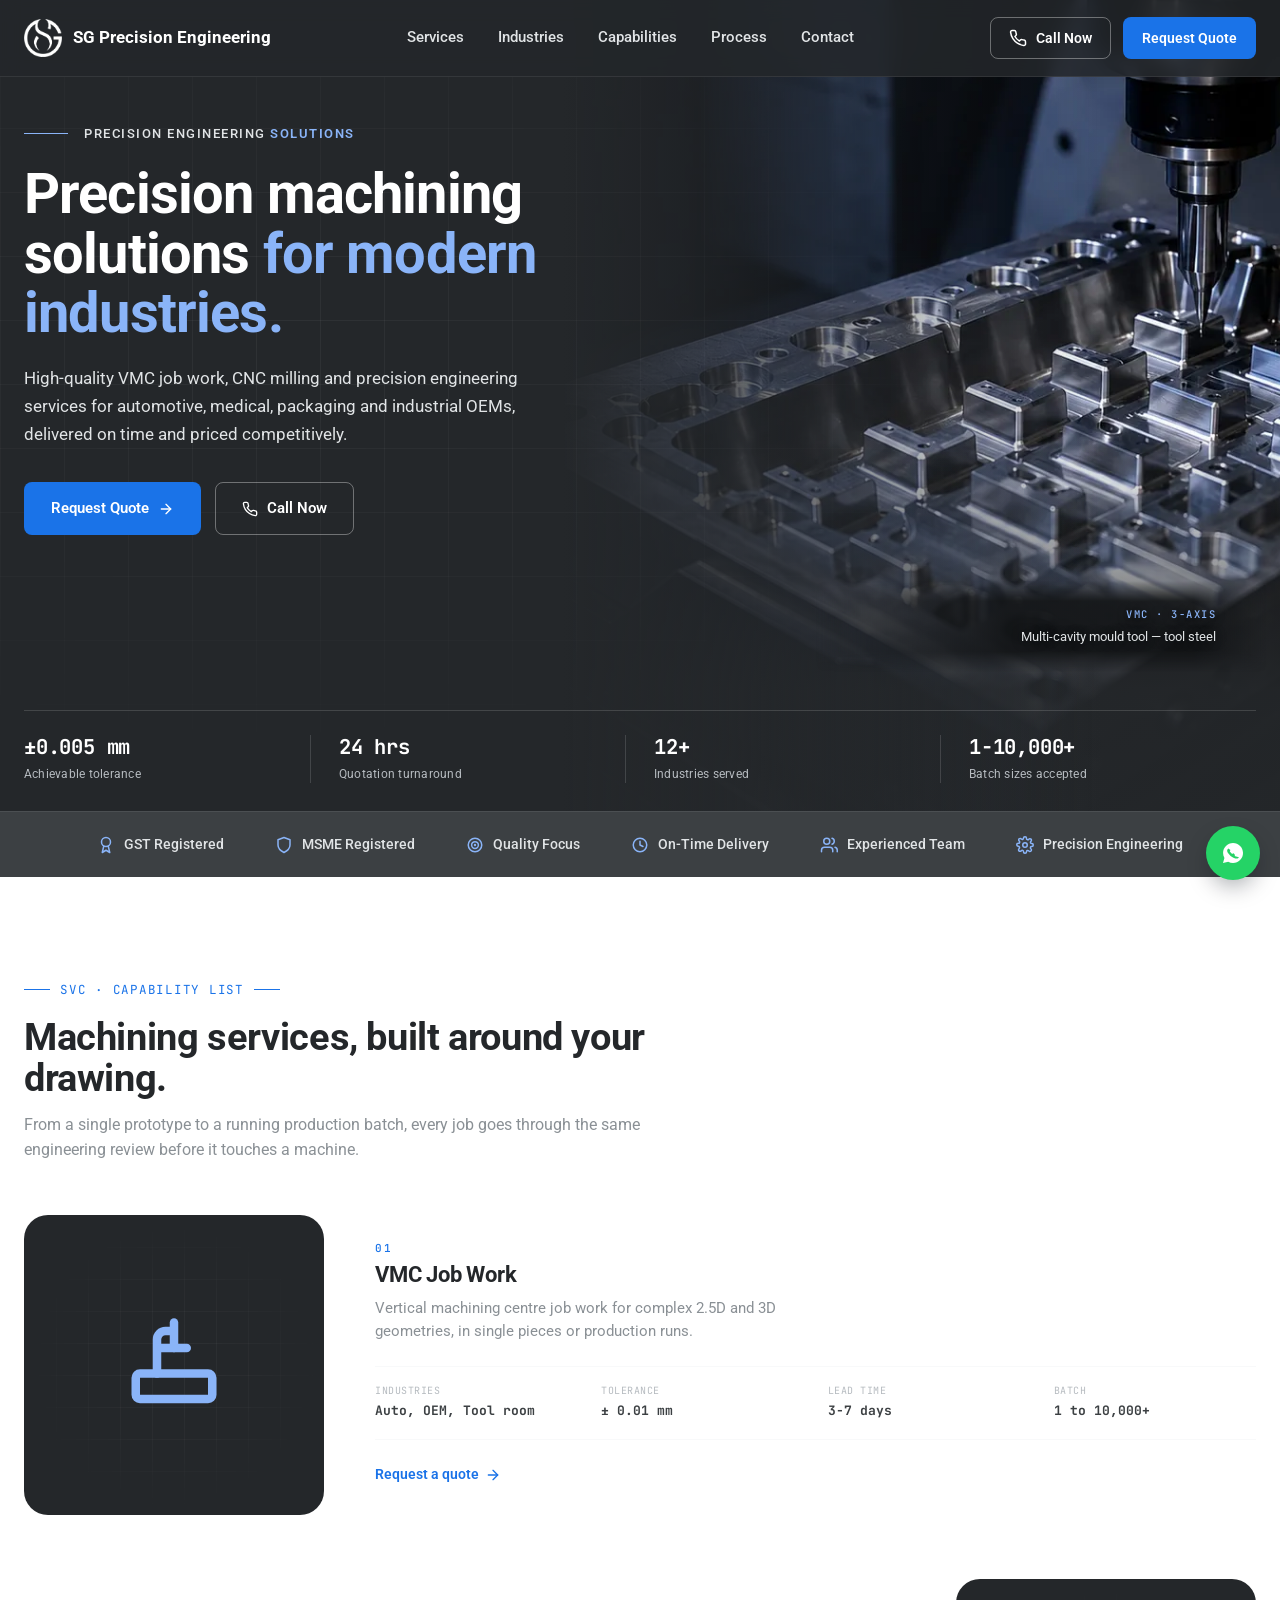
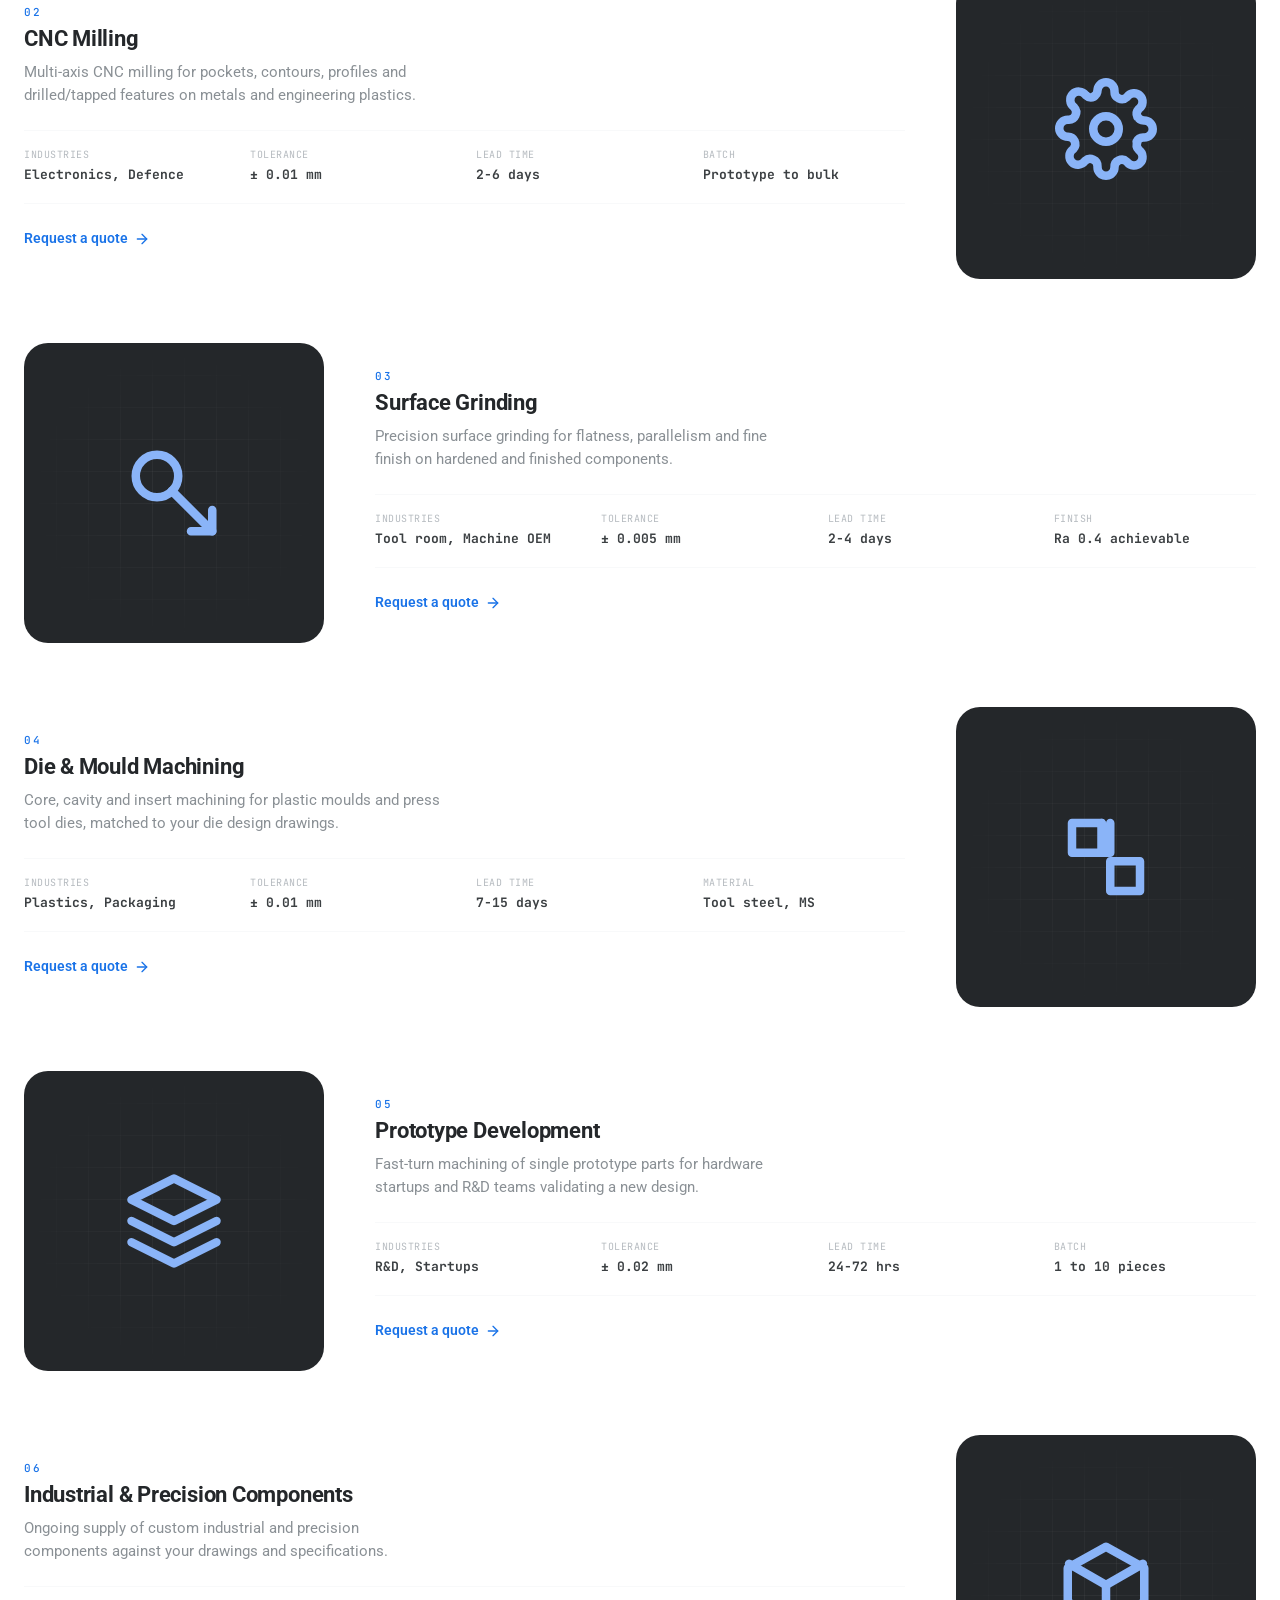
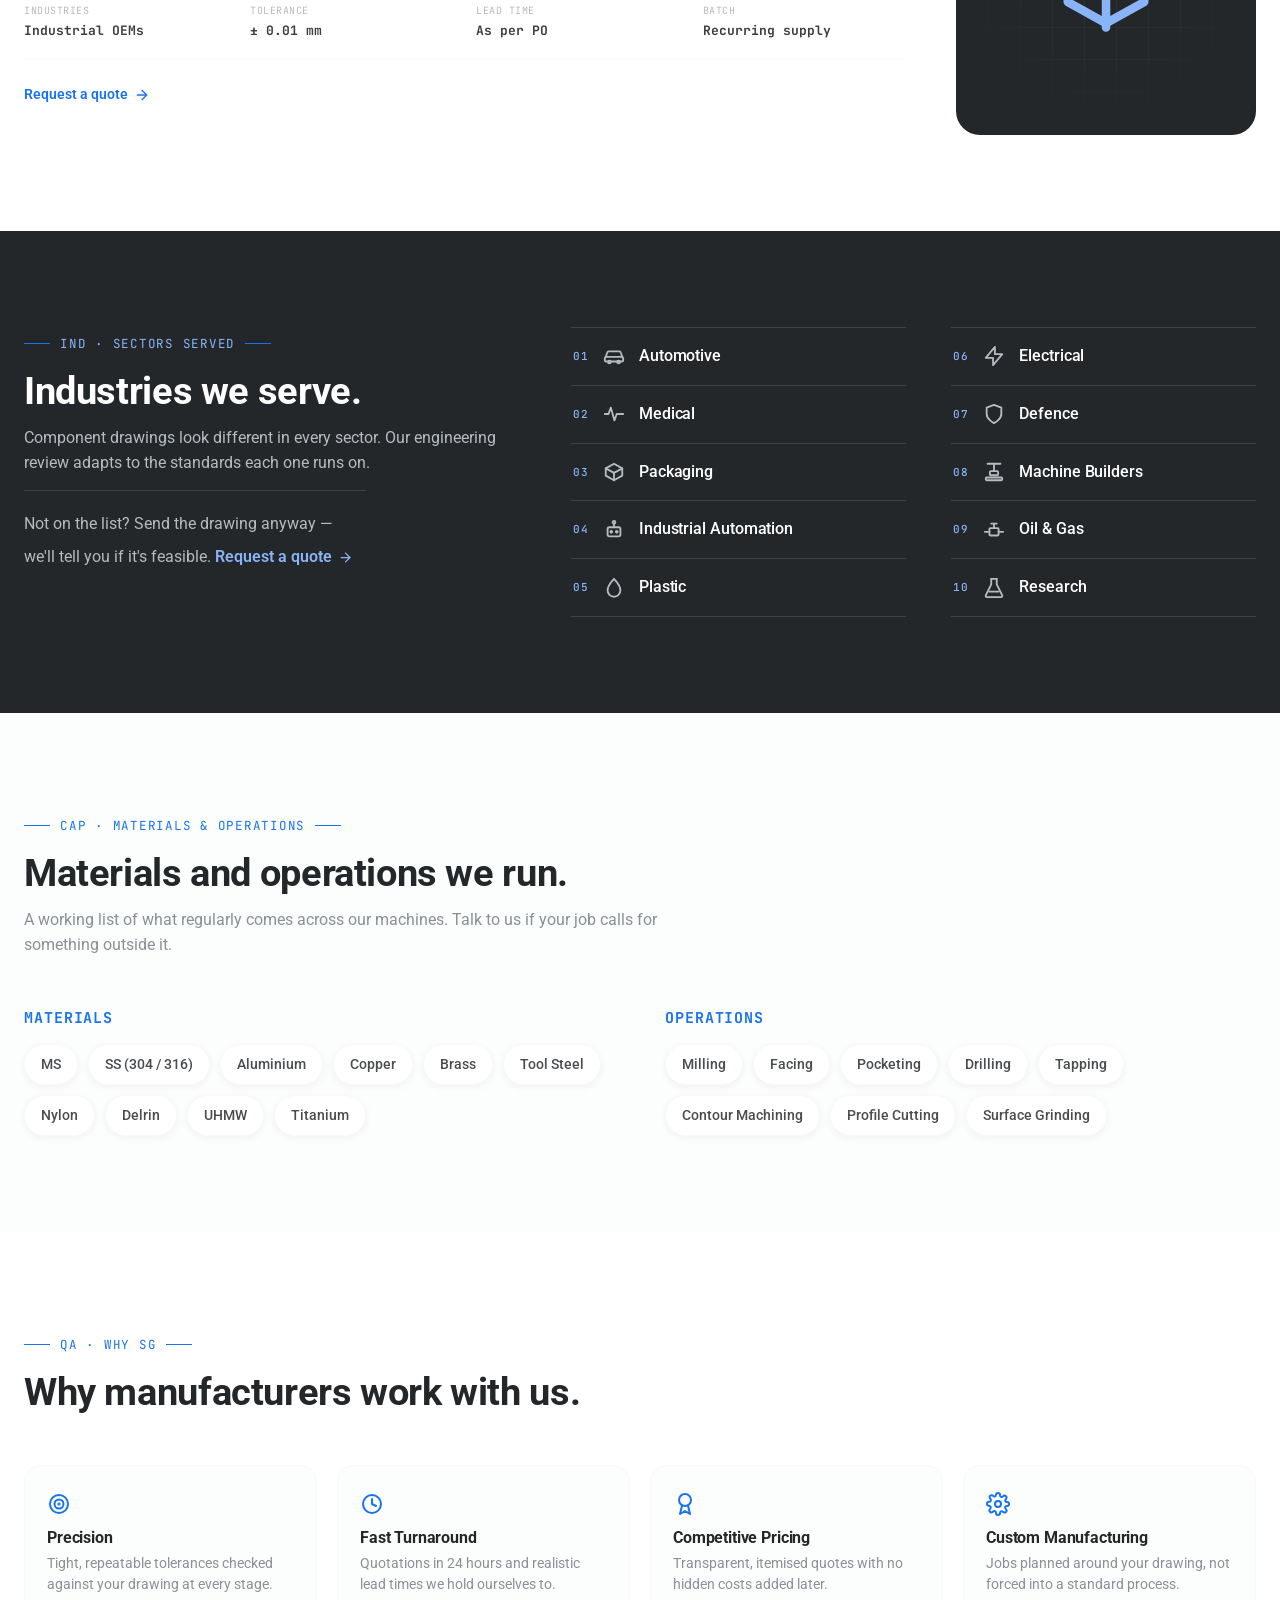
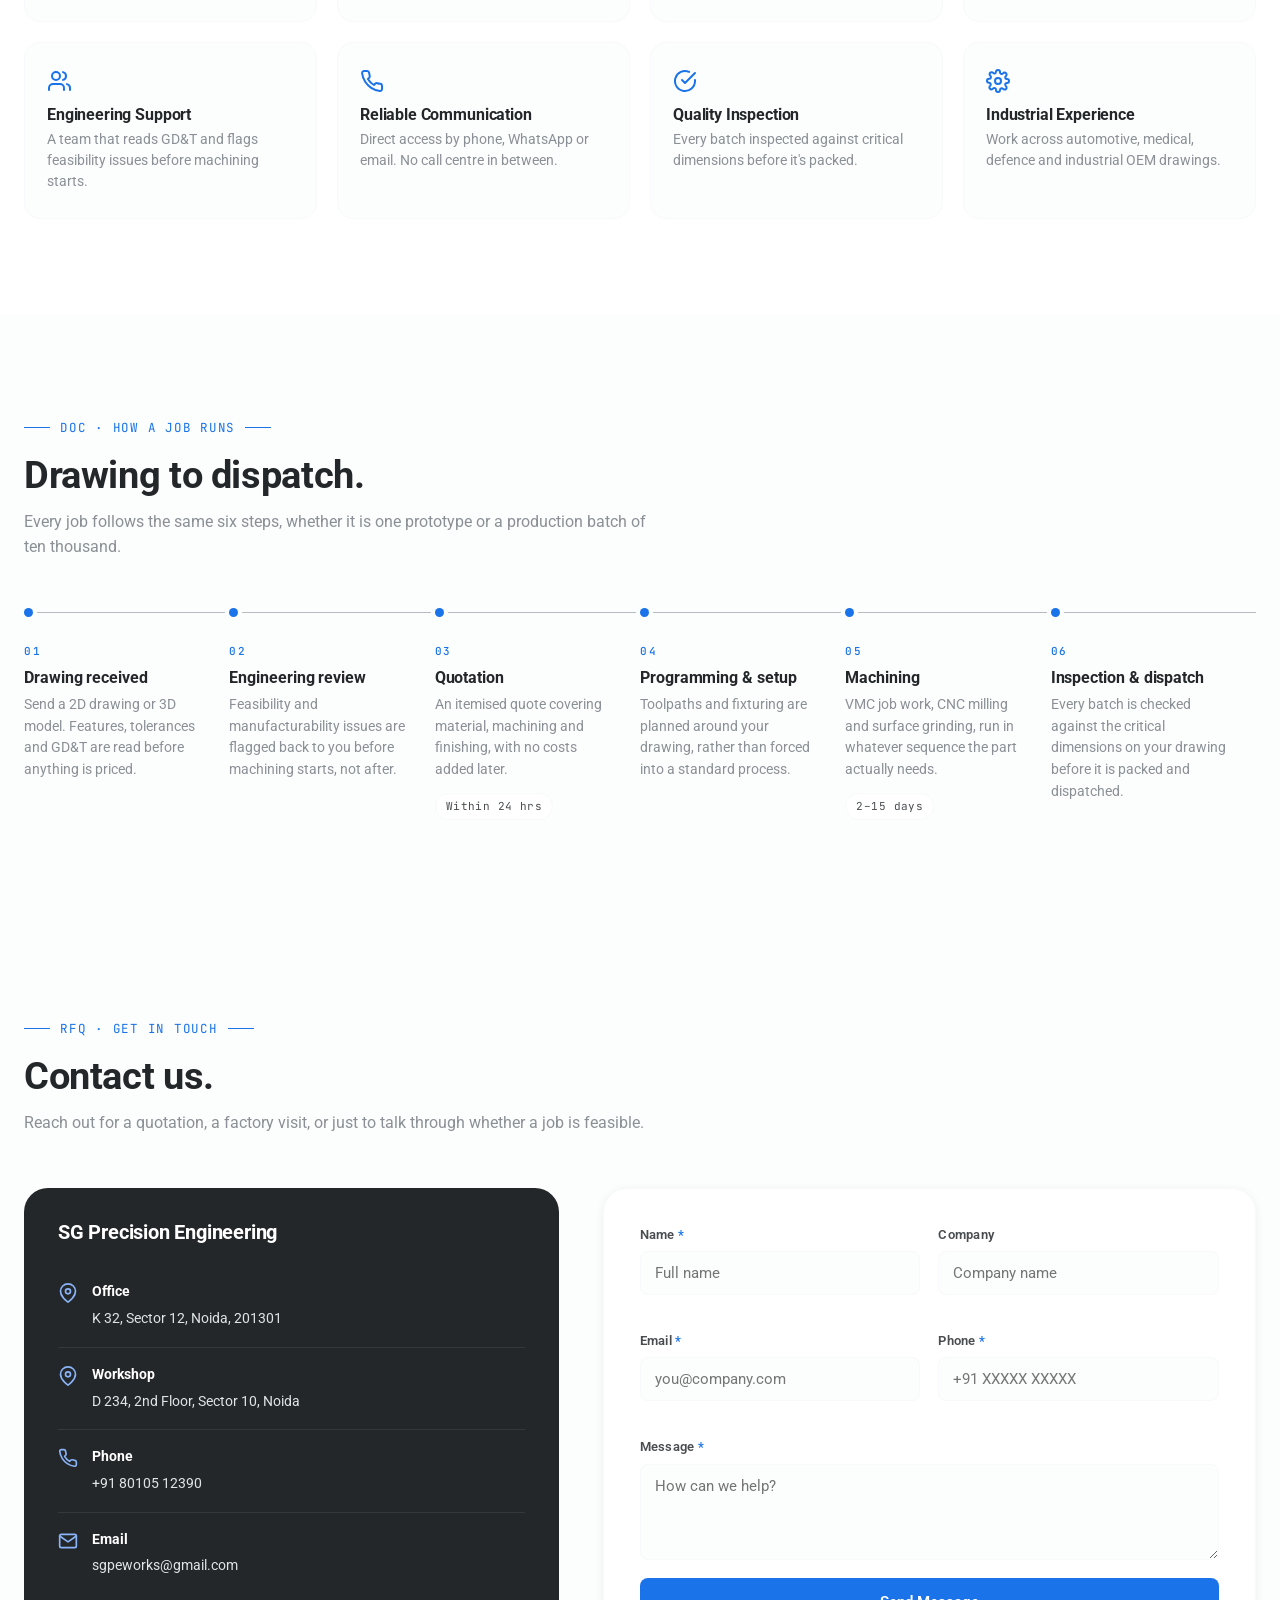
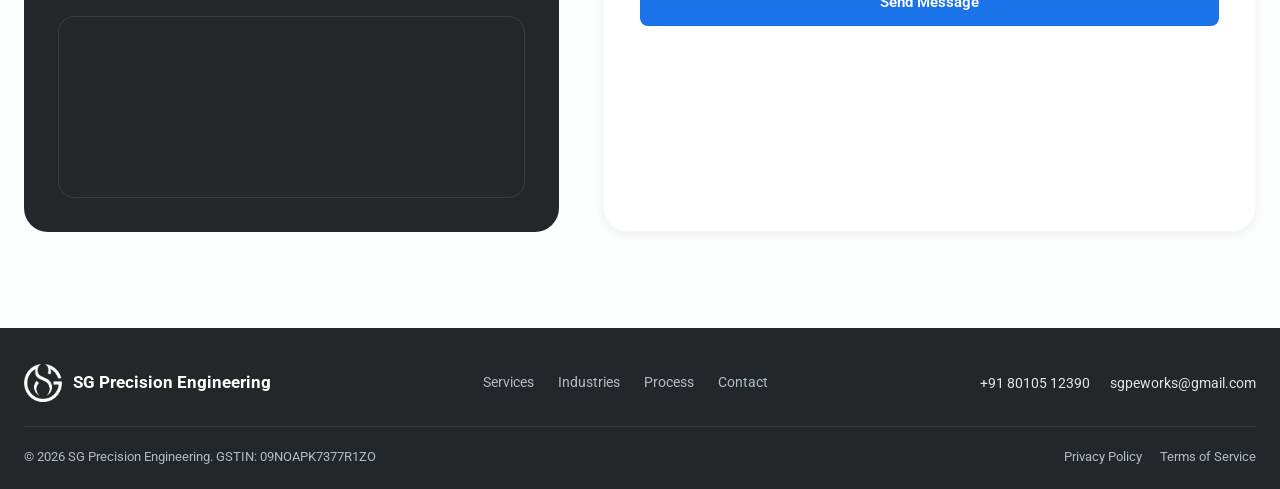
<file: index.html>
<!DOCTYPE html>
<html lang="en">
<head>
<meta charset="UTF-8">
<meta name="viewport" content="width=device-width, initial-scale=1.0">
<title>SG Precision Engineering | VMC Job Work &amp; CNC Milling in Noida, India</title>
<meta name="description" content="SG Precision Engineering is a Noida-based precision machining company offering VMC job work, CNC milling, surface grinding, die &amp; mould machining and prototype development for OEMs, automotive, medical and industrial clients across India. Get a quote in 24 hours.">
<meta name="keywords" content="VMC job work Noida, CNC milling India, precision engineering company, surface grinding job work, die and mould machining, prototype machining India, CNC machining Uttar Pradesh, precision components manufacturer">
<link rel="canonical" href="https://sgpeworks.github.io/">
<meta name="robots" content="index, follow">
<meta name="theme-color" content="#24272a">

<!-- Open Graph -->
<meta property="og:type" content="website">
<meta property="og:site_name" content="SG Precision Engineering">
<meta property="og:title" content="SG Precision Engineering | VMC Job Work &amp; CNC Milling, Noida">
<meta property="og:description" content="Precision machining solutions for automotive, medical, packaging and industrial OEMs. Drawing to dispatch, quoted within 24 hours.">
<meta property="og:url" content="https://sgpeworks.github.io/">
<meta property="og:image" content="https://sgpeworks.github.io/og-image.png">
<meta property="og:locale" content="en_IN">

<!-- Twitter -->
<meta name="twitter:card" content="summary_large_image">
<meta name="twitter:title" content="SG Precision Engineering | VMC Job Work &amp; CNC Milling, Noida">
<meta name="twitter:description" content="Precision machining solutions for automotive, medical, packaging and industrial OEMs. Drawing to dispatch, quoted within 24 hours.">
<meta name="twitter:image" content="https://sgpeworks.github.io/og-image.png">

<link rel="icon" href="favicon.ico" sizes="any">
<link rel="icon" type="image/png" sizes="32x32" href="favicon-32.png">
<link rel="apple-touch-icon" href="apple-touch-icon.png">

<!-- Marks that scripting is live, so the scroll-reveal styles only apply when
     something can actually un-reveal them. Without JS the content stays visible. -->
<script>document.documentElement.classList.add('js');</script>
<link rel="stylesheet" href="styles.css">
<link rel="preconnect" href="https://fonts.googleapis.com">
<link rel="preconnect" href="https://fonts.gstatic.com" crossorigin>
<link href="https://fonts.googleapis.com/css2?family=Roboto:wght@400;500;700&family=JetBrains+Mono:wght@400;500;700&display=swap" rel="stylesheet">

<!-- Organization + LocalBusiness schema -->
<script type="application/ld+json">
{
  "@context": "https://schema.org",
  "@type": "LocalBusiness",
  "@id": "https://sgpeworks.github.io/#business",
  "name": "SG Precision Engineering",
  "image": "https://sgpeworks.github.io/og-image.png",
  "description": "Precision engineering company offering VMC job work, CNC milling, surface grinding, die & mould machining and prototype development.",
  "url": "https://sgpeworks.github.io/",
  "telephone": "+91-8010512390",
  "email": "sgpeworks@gmail.com",
  "priceRange": "₹₹",
  "address": {
    "@type": "PostalAddress",
    "streetAddress": "32, Vyapar Marg, The Urban Startup, Sector 12",
    "addressLocality": "Noida",
    "addressRegion": "Uttar Pradesh",
    "postalCode": "201301",
    "addressCountry": "IN"
  },
  "areaServed": "IN",
  "openingHoursSpecification": [{
    "@type": "OpeningHoursSpecification",
    "dayOfWeek": ["Monday","Tuesday","Wednesday","Thursday","Friday","Saturday"],
    "opens": "09:30",
    "closes": "19:00"
  }],
  "sameAs": []
}
</script>
<script type="application/ld+json">
{
  "@context": "https://schema.org",
  "@type": "Organization",
  "name": "SG Precision Engineering",
  "legalName": "SG Precision Engineering",
  "url": "https://sgpeworks.github.io/",
  "logo": "https://sgpeworks.github.io/icon-512.png",
  "taxID": "09NOAPK7377R1ZO",
  "contactPoint": {
    "@type": "ContactPoint",
    "telephone": "+91-8010512390",
    "contactType": "sales",
    "email": "sgpeworks@gmail.com",
    "areaServed": "IN"
  }
}
</script>
</head>
<body>
<a class="skip-link" href="#main">Skip to content</a>

<!-- ============ ICON SPRITE ============ -->
<svg style="display:none" aria-hidden="true">
<defs>
<symbol id="i-check" viewBox="0 0 24 24" fill="none" stroke="currentColor" stroke-width="2" stroke-linecap="round" stroke-linejoin="round"><polyline points="20 6 9 17 4 12"/></symbol>
<symbol id="i-shield" viewBox="0 0 24 24" fill="none" stroke="currentColor" stroke-width="2" stroke-linecap="round" stroke-linejoin="round"><path d="M12 22s8-4 8-10V5l-8-3-8 3v7c0 6 8 10 8 10z"/></symbol>
<symbol id="i-clock" viewBox="0 0 24 24" fill="none" stroke="currentColor" stroke-width="2" stroke-linecap="round" stroke-linejoin="round"><circle cx="12" cy="12" r="9"/><polyline points="12 7 12 12 16 14"/></symbol>
<symbol id="i-users" viewBox="0 0 24 24" fill="none" stroke="currentColor" stroke-width="2" stroke-linecap="round" stroke-linejoin="round"><path d="M17 21v-2a4 4 0 0 0-4-4H6a4 4 0 0 0-4 4v2"/><circle cx="9" cy="7" r="4"/><path d="M23 21v-2a4 4 0 0 0-3-3.87"/><path d="M16 3.13a4 4 0 0 1 0 7.75"/></symbol>
<symbol id="i-target" viewBox="0 0 24 24" fill="none" stroke="currentColor" stroke-width="2" stroke-linecap="round" stroke-linejoin="round"><circle cx="12" cy="12" r="9"/><circle cx="12" cy="12" r="4.5"/><circle cx="12" cy="12" r="0.6" fill="currentColor"/></symbol>
<symbol id="i-badge" viewBox="0 0 24 24" fill="none" stroke="currentColor" stroke-width="2" stroke-linecap="round" stroke-linejoin="round"><circle cx="12" cy="8" r="6"/><path d="M9 13.5 7 22l5-3 5 3-2-8.5"/></symbol>
<symbol id="i-mill" viewBox="0 0 24 24" fill="none" stroke="currentColor" stroke-width="2" stroke-linecap="round" stroke-linejoin="round"><rect x="3" y="14" width="18" height="6" rx="1"/><path d="M8 14V6a2 2 0 0 1 2-2h1"/><path d="M12 2v6"/><path d="M9 8h6"/></symbol>
<symbol id="i-grind" viewBox="0 0 24 24" fill="none" stroke="currentColor" stroke-width="2" stroke-linecap="round" stroke-linejoin="round"><circle cx="8" cy="8" r="5"/><path d="M11.5 11.5 21 21"/><path d="M16 21h5v-5"/></symbol>
<symbol id="i-mould" viewBox="0 0 24 24" fill="none" stroke="currentColor" stroke-width="2" stroke-linecap="round" stroke-linejoin="round"><path d="M4 4h7v7H4z"/><path d="M13 13h7v7h-7z"/><path d="M11 4v7h2V4"/></symbol>
<symbol id="i-proto" viewBox="0 0 24 24" fill="none" stroke="currentColor" stroke-width="2" stroke-linecap="round" stroke-linejoin="round"><path d="M12 2 2 7l10 5 10-5-10-5z"/><path d="M2 17l10 5 10-5"/><path d="M2 12l10 5 10-5"/></symbol>
<symbol id="i-cube" viewBox="0 0 24 24" fill="none" stroke="currentColor" stroke-width="2" stroke-linecap="round" stroke-linejoin="round"><path d="M21 16V8l-9-5-9 5v8l9 5 9-5z"/><path d="M3.3 7 12 12l8.7-5"/><path d="M12 22V12"/></symbol>
<symbol id="i-part" viewBox="0 0 24 24" fill="none" stroke="currentColor" stroke-width="2" stroke-linecap="round" stroke-linejoin="round"><circle cx="12" cy="12" r="3"/><path d="M19.4 15a1.7 1.7 0 0 0 .3 1.9l.1.1a2 2 0 1 1-2.8 2.8l-.1-.1a1.7 1.7 0 0 0-1.9-.3 1.7 1.7 0 0 0-1 1.6V21a2 2 0 1 1-4 0v-.2a1.7 1.7 0 0 0-1-1.6 1.7 1.7 0 0 0-1.9.3l-.1.1a2 2 0 1 1-2.8-2.8l.1-.1a1.7 1.7 0 0 0 .3-1.9 1.7 1.7 0 0 0-1.6-1H3a2 2 0 1 1 0-4h.2a1.7 1.7 0 0 0 1.6-1 1.7 1.7 0 0 0-.3-1.9l-.1-.1a2 2 0 1 1 2.8-2.8l.1.1a1.7 1.7 0 0 0 1.9.3H9a1.7 1.7 0 0 0 1-1.6V3a2 2 0 1 1 4 0v.2a1.7 1.7 0 0 0 1 1.6 1.7 1.7 0 0 0 1.9-.3l.1-.1a2 2 0 1 1 2.8 2.8l-.1.1a1.7 1.7 0 0 0-.3 1.9V9a1.7 1.7 0 0 0 1.6 1H21a2 2 0 1 1 0 4h-.2a1.7 1.7 0 0 0-1.6 1z"/></symbol>
<symbol id="i-phone" viewBox="0 0 24 24" fill="none" stroke="currentColor" stroke-width="2" stroke-linecap="round" stroke-linejoin="round"><path d="M22 16.9v3a2 2 0 0 1-2.2 2 19.8 19.8 0 0 1-8.6-3.1 19.5 19.5 0 0 1-6-6 19.8 19.8 0 0 1-3.1-8.7A2 2 0 0 1 4.1 2h3a2 2 0 0 1 2 1.7c.1 1 .3 2 .6 2.9a2 2 0 0 1-.5 2.1L7.9 10a16 16 0 0 0 6 6l1.3-1.3a2 2 0 0 1 2.1-.5c.9.3 1.9.5 2.9.6a2 2 0 0 1 1.7 2.1z"/></symbol>
<symbol id="i-whatsapp" viewBox="0 0 24 24" fill="currentColor"><path d="M12.04 2c-5.5 0-9.96 4.46-9.96 9.96 0 1.76.46 3.48 1.34 5L2 22l5.2-1.36a9.9 9.9 0 0 0 4.84 1.24h.01c5.5 0 9.96-4.46 9.96-9.96S17.54 2 12.04 2zm5.87 14.13c-.25.7-1.45 1.34-2 1.42-.5.08-1.15.11-1.85-.12a17 17 0 0 1-1.7-.63 13.4 13.4 0 0 1-5.16-4.55c-.55-.75-.92-1.5-1.03-2.35-.08-.63.1-1.24.5-1.7l.42-.48c.14-.16.32-.19.5-.05l1.5 1.13c.17.13.24.31.16.5l-.35.9c-.1.24-.05.4.1.55l1.9 1.9c.15.15.32.18.55.08l.9-.35c.19-.08.37-.01.5.16l1.13 1.5c.14.18.11.36-.05.5l-.48.42z"/></symbol>
<symbol id="i-mail" viewBox="0 0 24 24" fill="none" stroke="currentColor" stroke-width="2" stroke-linecap="round" stroke-linejoin="round"><rect x="2" y="4" width="20" height="16" rx="2"/><path d="m22 6-10 7L2 6"/></symbol>
<symbol id="i-upload" viewBox="0 0 24 24" fill="none" stroke="currentColor" stroke-width="2" stroke-linecap="round" stroke-linejoin="round"><path d="M21 15v4a2 2 0 0 1-2 2H5a2 2 0 0 1-2-2v-4"/><polyline points="17 8 12 3 7 8"/><path d="M12 3v12"/></symbol>
<symbol id="i-pin" viewBox="0 0 24 24" fill="none" stroke="currentColor" stroke-width="2" stroke-linecap="round" stroke-linejoin="round"><path d="M21 10c0 7-9 13-9 13s-9-6-9-13a9 9 0 0 1 18 0z"/><circle cx="12" cy="10" r="3"/></symbol>
<symbol id="i-arrow" viewBox="0 0 24 24" fill="none" stroke="currentColor" stroke-width="2" stroke-linecap="round" stroke-linejoin="round"><line x1="5" y1="12" x2="19" y2="12"/><polyline points="12 5 19 12 12 19"/></symbol>
<symbol id="i-plus" viewBox="0 0 24 24" fill="none" stroke="currentColor" stroke-width="2" stroke-linecap="round" stroke-linejoin="round"><line x1="12" y1="5" x2="12" y2="19"/><line x1="5" y1="12" x2="19" y2="12"/></symbol>
<symbol id="i-car" viewBox="0 0 24 24" fill="none" stroke="currentColor" stroke-width="2" stroke-linecap="round" stroke-linejoin="round"><path d="M3 13l1.5-4.5A2 2 0 0 1 6.4 7h11.2a2 2 0 0 1 1.9 1.5L21 13"/><rect x="2" y="13" width="20" height="5" rx="1.5"/><circle cx="7" cy="18.5" r="1.5"/><circle cx="17" cy="18.5" r="1.5"/></symbol>
<symbol id="i-cross" viewBox="0 0 24 24" fill="none" stroke="currentColor" stroke-width="2" stroke-linecap="round" stroke-linejoin="round"><path d="M12 4v16M4 12h16"/></symbol>
<symbol id="i-package" viewBox="0 0 24 24" fill="none" stroke="currentColor" stroke-width="2" stroke-linecap="round" stroke-linejoin="round"><path d="M21 8 12 3 3 8v8l9 5 9-5V8z"/><path d="M3 8l9 5 9-5"/><path d="M12 13v8"/></symbol>
<symbol id="i-robot" viewBox="0 0 24 24" fill="none" stroke="currentColor" stroke-width="2" stroke-linecap="round" stroke-linejoin="round"><rect x="5" y="9" width="14" height="10" rx="2"/><circle cx="9" cy="14" r="1"/><circle cx="15" cy="14" r="1"/><path d="M12 9V5"/><circle cx="12" cy="3.5" r="1.5"/></symbol>
<symbol id="i-drop" viewBox="0 0 24 24" fill="none" stroke="currentColor" stroke-width="2" stroke-linecap="round" stroke-linejoin="round"><path d="M12 2s7 7.5 7 12.5A7 7 0 0 1 5 14.5C5 9.5 12 2 12 2z"/></symbol>
<symbol id="i-bolt" viewBox="0 0 24 24" fill="none" stroke="currentColor" stroke-width="2" stroke-linecap="round" stroke-linejoin="round"><polygon points="13 2 3 14 11 14 11 22 21 10 13 10 13 2"/></symbol>
<symbol id="i-flask" viewBox="0 0 24 24" fill="none" stroke="currentColor" stroke-width="2" stroke-linecap="round" stroke-linejoin="round"><path d="M9 2v6L3 20a1.5 1.5 0 0 0 1.3 2h15.4a1.5 1.5 0 0 0 1.3-2L15 8V2"/><path d="M9 2h6"/><path d="M7 16h10"/></symbol>
<symbol id="i-gear" viewBox="0 0 24 24" fill="none" stroke="currentColor" stroke-width="2" stroke-linecap="round" stroke-linejoin="round"><circle cx="12" cy="12" r="3"/><path d="M19.4 15a1.7 1.7 0 0 0 .3 1.9l.1.1a2 2 0 1 1-2.8 2.8l-.1-.1a1.7 1.7 0 0 0-1.9-.3 1.7 1.7 0 0 0-1 1.6V21a2 2 0 1 1-4 0v-.2a1.7 1.7 0 0 0-1-1.6 1.7 1.7 0 0 0-1.9.3l-.1.1a2 2 0 1 1-2.8-2.8l.1-.1a1.7 1.7 0 0 0 .3-1.9 1.7 1.7 0 0 0-1.6-1H3a2 2 0 1 1 0-4h.2a1.7 1.7 0 0 0 1.6-1 1.7 1.7 0 0 0-.3-1.9l-.1-.1a2 2 0 1 1 2.8-2.8l.1.1a1.7 1.7 0 0 0 1.9.3H9a1.7 1.7 0 0 0 1-1.6V3a2 2 0 1 1 4 0v.2a1.7 1.7 0 0 0 1 1.6 1.7 1.7 0 0 0 1.9-.3l.1-.1a2 2 0 1 1 2.8 2.8l-.1.1a1.7 1.7 0 0 0-.3 1.9V9a1.7 1.7 0 0 0 1.6 1H21a2 2 0 1 1 0 4h-.2a1.7 1.7 0 0 0-1.6 1z"/></symbol>
<symbol id="i-check-circle" viewBox="0 0 24 24" fill="none" stroke="currentColor" stroke-width="2" stroke-linecap="round" stroke-linejoin="round"><path d="M22 11.1V12a10 10 0 1 1-5.9-9.1"/><polyline points="22 4 12 14.01 9 11.01"/></symbol>
<symbol id="i-pulse" viewBox="0 0 24 24" fill="none" stroke="currentColor" stroke-width="2" stroke-linecap="round" stroke-linejoin="round"><path d="M2 12h4l2.5-7 4 14L15 12h7"/></symbol>
<symbol id="i-valve" viewBox="0 0 24 24" fill="none" stroke="currentColor" stroke-width="2" stroke-linecap="round" stroke-linejoin="round"><path d="M2 14h5"/><path d="M17 14h5"/><rect x="7" y="10" width="10" height="8" rx="1"/><path d="M12 10V5"/><path d="M9 5h6"/></symbol>
<symbol id="i-press" viewBox="0 0 24 24" fill="none" stroke="currentColor" stroke-width="2" stroke-linecap="round" stroke-linejoin="round"><path d="M5 3h14"/><path d="M12 3v8"/><rect x="7.5" y="11" width="9" height="4.5" rx="1"/><rect x="3" y="18" width="18" height="3" rx="1"/></symbol>
</defs>
</svg>

<!-- ============ HEADER ============ -->
<header class="site-header">
  <div class="wrap">
    <a href="./" class="brand">
      <img class="brand-mark" src="images/logo.png" alt="SG Precision Engineering logo" width="38" height="38">
      <span class="brand-name">SG Precision Engineering</span>
    </a>
    <nav class="main-nav" id="main-nav">
      <a href="#services">Services</a>
      <a href="#industries">Industries</a>
      <a href="#capabilities">Capabilities</a>
      <a href="#process">Process</a>
      <a href="#contact">Contact</a>
    </nav>
    <div class="header-cta">
      <a href="tel:+918010512390" class="btn btn-outline btn-sm"><svg><use href="#i-phone"/></svg>Call Now</a>
      <a href="#contact" class="btn btn-primary btn-sm"><span><span class="cta-long">Request </span>Quote</span></a>
      <button class="nav-toggle" id="nav-toggle" aria-label="Toggle menu" aria-expanded="false">
        <svg viewBox="0 0 24 24" fill="none" stroke="currentColor" stroke-width="2" stroke-linecap="round"><line x1="3" y1="6" x2="21" y2="6"/><line x1="3" y1="12" x2="21" y2="12"/><line x1="3" y1="18" x2="21" y2="18"/></svg>
      </button>
    </div>
  </div>
</header>

<main id="main">

<!-- ============ HERO ============ -->
<section class="hero" aria-label="Introduction">

  <div class="hero__media">
    <img src="images/hero-machining.webp"
         srcset="images/hero-machining-sm.webp 900w, images/hero-machining.webp 1600w"
         sizes="(max-width:900px) 100vw, 72vw"
         alt="A three-axis vertical machining centre cutting a multi-cavity mould tool block in tool steel"
         width="1600" height="854" fetchpriority="high" decoding="async">
  </div>
  <div class="hero__scrim" aria-hidden="true"></div>
  <div class="hero__texture" aria-hidden="true"></div>

  <div class="wrap hero__container">

    <div class="hero__content">
      <div class="hero__eyebrow">
        <span class="hero__eyebrow-line" aria-hidden="true"></span>
        <span>Precision Engineering <b>Solutions</b></span>
      </div>
      <h1 class="hero__title">Precision machining solutions <em class="hero__title-accent">for modern industries.</em></h1>
      <p class="hero__lead">High-quality VMC job work, CNC milling and precision engineering services for automotive, medical, packaging and industrial OEMs, delivered on time and priced competitively.</p>
      <div class="hero__actions">
        <a href="#contact" class="btn btn-primary">Request Quote<svg aria-hidden="true"><use href="#i-arrow"/></svg></a>
        <a href="tel:+918010512390" class="btn btn-outline"><svg aria-hidden="true"><use href="#i-phone"/></svg>Call Now</a>
      </div>
    </div>

    <p class="hero__media-cap">
      <b>VMC · 3-AXIS</b>
      Multi-cavity mould tool — tool steel
    </p>

    <div class="hero__stats">
      <div class="hero__stat"><span class="hero__stat-value">±0.005 mm</span><span class="hero__stat-label">Achievable tolerance</span></div>
      <div class="hero__stat"><span class="hero__stat-value">24 hrs</span><span class="hero__stat-label">Quotation turnaround</span></div>
      <div class="hero__stat"><span class="hero__stat-value">12+</span><span class="hero__stat-label">Industries served</span></div>
      <div class="hero__stat"><span class="hero__stat-value">1-10,000+</span><span class="hero__stat-label">Batch sizes accepted</span></div>
    </div>

  </div>
</section>

<!-- ============ TRUST BAR ============ -->
<section class="trust-bar">
  <div class="wrap">
    <ul class="trust-list">
      <li><svg><use href="#i-badge"/></svg>GST Registered</li>
      <li><svg><use href="#i-shield"/></svg>MSME Registered</li>
      <li><svg><use href="#i-target"/></svg>Quality Focus</li>
      <li><svg><use href="#i-clock"/></svg>On-Time Delivery</li>
      <li><svg><use href="#i-users"/></svg>Experienced Team</li>
      <li><svg><use href="#i-part"/></svg>Precision Engineering</li>
    </ul>
  </div>
</section>

<!-- ============ SERVICES ============ -->
<section id="services">
  <div class="wrap">
    <div class="section-head reveal">
      <div class="callout">SVC · CAPABILITY LIST</div>
      <h2>Machining services, built around your drawing.</h2>
      <p>From a single prototype to a running production batch, every job goes through the same engineering review before it touches a machine.</p>
    </div>
    <div class="svc-zigzag">

      <div class="svc-row reveal">
        <div class="svc-visual"><svg><use href="#i-mill"/></svg></div>
        <div class="svc-content">
          <h3>VMC Job Work</h3>
          <p>Vertical machining centre job work for complex 2.5D and 3D geometries, in single pieces or production runs.</p>
          <div class="svc-meta">
            <div><span>Industries</span><b>Auto, OEM, Tool room</b></div>
            <div><span>Tolerance</span><b>± 0.01 mm</b></div>
            <div><span>Lead time</span><b>3-7 days</b></div>
            <div><span>Batch</span><b>1 to 10,000+</b></div>
          </div>
          <a href="#contact" class="svc-link">Request a quote <svg><use href="#i-arrow"/></svg></a>
        </div>
      </div>

      <div class="svc-row reveal">
        <div class="svc-visual"><svg><use href="#i-gear"/></svg></div>
        <div class="svc-content">
          <h3>CNC Milling</h3>
          <p>Multi-axis CNC milling for pockets, contours, profiles and drilled/tapped features on metals and engineering plastics.</p>
          <div class="svc-meta">
            <div><span>Industries</span><b>Electronics, Defence</b></div>
            <div><span>Tolerance</span><b>± 0.01 mm</b></div>
            <div><span>Lead time</span><b>2-6 days</b></div>
            <div><span>Batch</span><b>Prototype to bulk</b></div>
          </div>
          <a href="#contact" class="svc-link">Request a quote <svg><use href="#i-arrow"/></svg></a>
        </div>
      </div>

      <div class="svc-row reveal">
        <div class="svc-visual"><svg><use href="#i-grind"/></svg></div>
        <div class="svc-content">
          <h3>Surface Grinding</h3>
          <p>Precision surface grinding for flatness, parallelism and fine finish on hardened and finished components.</p>
          <div class="svc-meta">
            <div><span>Industries</span><b>Tool room, Machine OEM</b></div>
            <div><span>Tolerance</span><b>± 0.005 mm</b></div>
            <div><span>Lead time</span><b>2-4 days</b></div>
            <div><span>Finish</span><b>Ra 0.4 achievable</b></div>
          </div>
          <a href="#contact" class="svc-link">Request a quote <svg><use href="#i-arrow"/></svg></a>
        </div>
      </div>

      <div class="svc-row reveal">
        <div class="svc-visual"><svg><use href="#i-mould"/></svg></div>
        <div class="svc-content">
          <h3>Die &amp; Mould Machining</h3>
          <p>Core, cavity and insert machining for plastic moulds and press tool dies, matched to your die design drawings.</p>
          <div class="svc-meta">
            <div><span>Industries</span><b>Plastics, Packaging</b></div>
            <div><span>Tolerance</span><b>± 0.01 mm</b></div>
            <div><span>Lead time</span><b>7-15 days</b></div>
            <div><span>Material</span><b>Tool steel, MS</b></div>
          </div>
          <a href="#contact" class="svc-link">Request a quote <svg><use href="#i-arrow"/></svg></a>
        </div>
      </div>

      <div class="svc-row reveal">
        <div class="svc-visual"><svg><use href="#i-proto"/></svg></div>
        <div class="svc-content">
          <h3>Prototype Development</h3>
          <p>Fast-turn machining of single prototype parts for hardware startups and R&amp;D teams validating a new design.</p>
          <div class="svc-meta">
            <div><span>Industries</span><b>R&amp;D, Startups</b></div>
            <div><span>Tolerance</span><b>± 0.02 mm</b></div>
            <div><span>Lead time</span><b>24-72 hrs</b></div>
            <div><span>Batch</span><b>1 to 10 pieces</b></div>
          </div>
          <a href="#contact" class="svc-link">Request a quote <svg><use href="#i-arrow"/></svg></a>
        </div>
      </div>

      <div class="svc-row reveal">
        <div class="svc-visual"><svg><use href="#i-cube"/></svg></div>
        <div class="svc-content">
          <h3>Industrial &amp; Precision Components</h3>
          <p>Ongoing supply of custom industrial and precision components against your drawings and specifications.</p>
          <div class="svc-meta">
            <div><span>Industries</span><b>Industrial OEMs</b></div>
            <div><span>Tolerance</span><b>± 0.01 mm</b></div>
            <div><span>Lead time</span><b>As per PO</b></div>
            <div><span>Batch</span><b>Recurring supply</b></div>
          </div>
          <a href="#contact" class="svc-link">Request a quote <svg><use href="#i-arrow"/></svg></a>
        </div>
      </div>

    </div>
  </div>
</section>

<!-- ============ INDUSTRIES ============ -->
<section id="industries" class="section-dark">
  <div class="wrap">
    <div class="ind-layout">
      <div class="section-head ind-head reveal">
        <div class="callout on-dark">IND · SECTORS SERVED</div>
        <h2>Industries we serve.</h2>
        <p>Component drawings look different in every sector. Our engineering review adapts to the standards each one runs on.</p>
        <p class="ind-note">
          Not on the list? Send the drawing anyway — we'll tell you if it's feasible.
          <a href="#contact">Request a quote <svg aria-hidden="true"><use href="#i-arrow"/></svg></a>
        </p>
      </div>

      <ol class="ind-list reveal">
        <li class="ind-row"><span class="ind-row__num">01</span><svg aria-hidden="true"><use href="#i-car"/></svg><span class="ind-row__name">Automotive</span></li>
        <li class="ind-row"><span class="ind-row__num">02</span><svg aria-hidden="true"><use href="#i-pulse"/></svg><span class="ind-row__name">Medical</span></li>
        <li class="ind-row"><span class="ind-row__num">03</span><svg aria-hidden="true"><use href="#i-package"/></svg><span class="ind-row__name">Packaging</span></li>
        <li class="ind-row"><span class="ind-row__num">04</span><svg aria-hidden="true"><use href="#i-robot"/></svg><span class="ind-row__name">Industrial Automation</span></li>
        <li class="ind-row"><span class="ind-row__num">05</span><svg aria-hidden="true"><use href="#i-drop"/></svg><span class="ind-row__name">Plastic</span></li>
        <li class="ind-row"><span class="ind-row__num">06</span><svg aria-hidden="true"><use href="#i-bolt"/></svg><span class="ind-row__name">Electrical</span></li>
        <li class="ind-row"><span class="ind-row__num">07</span><svg aria-hidden="true"><use href="#i-shield"/></svg><span class="ind-row__name">Defence</span></li>
        <li class="ind-row"><span class="ind-row__num">08</span><svg aria-hidden="true"><use href="#i-press"/></svg><span class="ind-row__name">Machine Builders</span></li>
        <li class="ind-row"><span class="ind-row__num">09</span><svg aria-hidden="true"><use href="#i-valve"/></svg><span class="ind-row__name">Oil &amp; Gas</span></li>
        <li class="ind-row"><span class="ind-row__num">10</span><svg aria-hidden="true"><use href="#i-flask"/></svg><span class="ind-row__name">Research</span></li>
      </ol>
    </div>
  </div>
</section>

<!-- ============ CAPABILITIES ============ -->
<section id="capabilities" class="section-alt">
  <div class="wrap">
    <div class="section-head reveal">
      <div class="callout">CAP · MATERIALS &amp; OPERATIONS</div>
      <h2>Materials and operations we run.</h2>
      <p>A working list of what regularly comes across our machines. Talk to us if your job calls for something outside it.</p>
    </div>
    <div class="cap-cols">
      <div class="cap-block reveal">
        <h3>Materials</h3>
        <div class="chip-list">
          <span class="chip">MS</span><span class="chip">SS (304 / 316)</span><span class="chip">Aluminium</span>
          <span class="chip">Copper</span><span class="chip">Brass</span><span class="chip">Tool Steel</span>
          <span class="chip">Nylon</span><span class="chip">Delrin</span><span class="chip">UHMW</span><span class="chip">Titanium</span>
        </div>
      </div>
      <div class="cap-block reveal">
        <h3>Operations</h3>
        <div class="chip-list">
          <span class="chip">Milling</span><span class="chip">Facing</span><span class="chip">Pocketing</span>
          <span class="chip">Drilling</span><span class="chip">Tapping</span><span class="chip">Contour Machining</span>
          <span class="chip">Profile Cutting</span><span class="chip">Surface Grinding</span>
        </div>
      </div>
    </div>
  </div>
</section>

<!-- ============ WHY CHOOSE US ============ -->
<section>
  <div class="wrap">
    <div class="section-head reveal">
      <div class="callout">QA · WHY SG</div>
      <h2>Why manufacturers work with us.</h2>
    </div>
    <div class="why-grid">
      <div class="why-card reveal"><svg><use href="#i-target"/></svg><h4>Precision</h4><p>Tight, repeatable tolerances checked against your drawing at every stage.</p></div>
      <div class="why-card reveal"><svg><use href="#i-clock"/></svg><h4>Fast Turnaround</h4><p>Quotations in 24 hours and realistic lead times we hold ourselves to.</p></div>
      <div class="why-card reveal"><svg><use href="#i-badge"/></svg><h4>Competitive Pricing</h4><p>Transparent, itemised quotes with no hidden costs added later.</p></div>
      <div class="why-card reveal"><svg><use href="#i-gear"/></svg><h4>Custom Manufacturing</h4><p>Jobs planned around your drawing, not forced into a standard process.</p></div>
      <div class="why-card reveal"><svg><use href="#i-users"/></svg><h4>Engineering Support</h4><p>A team that reads GD&amp;T and flags feasibility issues before machining starts.</p></div>
      <div class="why-card reveal"><svg><use href="#i-phone"/></svg><h4>Reliable Communication</h4><p>Direct access by phone, WhatsApp or email. No call centre in between.</p></div>
      <div class="why-card reveal"><svg><use href="#i-check-circle"/></svg><h4>Quality Inspection</h4><p>Every batch inspected against critical dimensions before it's packed.</p></div>
      <div class="why-card reveal"><svg><use href="#i-part"/></svg><h4>Industrial Experience</h4><p>Work across automotive, medical, defence and industrial OEM drawings.</p></div>
    </div>
  </div>
</section>

<!-- ============ GALLERY ============ -->
<section id="process" class="section-alt">
  <div class="wrap">
    <div class="section-head reveal">
      <div class="callout">DOC · HOW A JOB RUNS</div>
      <h2>Drawing to dispatch.</h2>
      <p>Every job follows the same six steps, whether it is one prototype or a production batch of ten thousand.</p>
    </div>

    <ol class="flow reveal">
      <li class="flow-step">
        <span class="flow-step__num">01</span>
        <h3>Drawing received</h3>
        <p>Send a 2D drawing or 3D model. Features, tolerances and GD&amp;T are read before anything is priced.</p>
      </li>
      <li class="flow-step">
        <span class="flow-step__num">02</span>
        <h3>Engineering review</h3>
        <p>Feasibility and manufacturability issues are flagged back to you before machining starts, not after.</p>
      </li>
      <li class="flow-step">
        <span class="flow-step__num">03</span>
        <h3>Quotation</h3>
        <p>An itemised quote covering material, machining and finishing, with no costs added later.</p>
        <span class="flow-step__meta">Within 24 hrs</span>
      </li>
      <li class="flow-step">
        <span class="flow-step__num">04</span>
        <h3>Programming &amp; setup</h3>
        <p>Toolpaths and fixturing are planned around your drawing, rather than forced into a standard process.</p>
      </li>
      <li class="flow-step">
        <span class="flow-step__num">05</span>
        <h3>Machining</h3>
        <p>VMC job work, CNC milling and surface grinding, run in whatever sequence the part actually needs.</p>
        <span class="flow-step__meta">2–15 days</span>
      </li>
      <li class="flow-step">
        <span class="flow-step__num">06</span>
        <h3>Inspection &amp; dispatch</h3>
        <p>Every batch is checked against the critical dimensions on your drawing before it is packed and dispatched.</p>
      </li>
    </ol>

  </div>
</section>

<!-- ============ CONTACT ============ -->
<section id="contact" class="section-alt">
  <div class="wrap">
    <div class="section-head reveal">
      <div class="callout">RFQ · GET IN TOUCH</div>
      <h2>Contact us.</h2>
      <p>Reach out for a quotation, a factory visit, or just to talk through whether a job is feasible.</p>
    </div>
    <div class="contact-grid">

      <div class="contact-card reveal">
        <h3>SG Precision Engineering</h3>
        <div class="contact-row"><svg><use href="#i-pin"/></svg><div><b>Office</b><span>K 32, Sector 12, Noida, 201301</span></div></div>
        <div class="contact-row"><svg><use href="#i-pin"/></svg><div><b>Workshop</b><span>D 234, 2nd Floor, Sector 10, Noida</span></div></div>
        <div class="contact-row"><svg><use href="#i-phone"/></svg><div><b>Phone</b><a href="tel:+918010512390">+91 80105 12390</a></div></div>
        <div class="contact-row"><svg><use href="#i-mail"/></svg><div><b>Email</b><a href="mailto:sgpeworks@gmail.com">sgpeworks@gmail.com</a></div></div>
        <div class="map-embed">
          <iframe title="SG Precision Engineering location" loading="lazy" src="https://www.google.com/maps?q=Sector+12,+Noida,+Uttar+Pradesh+201301&output=embed"></iframe>
        </div>
      </div>

      <div class="form-shell reveal">
        <form data-ajax action="https://formsubmit.co/sgpeworks@gmail.com" method="POST">
          <input type="hidden" name="_subject" value="New Contact Message - SG Precision Engineering website">
          <input type="hidden" name="_captcha" value="false">
          <input type="hidden" name="_next" value="https://sgpeworks.github.io/thank-you.html">
          <input type="hidden" name="form_type" value="Contact Message">
          <div class="form-grid">
            <div class="field"><label for="c-name">Name <span class="req">*</span></label><input id="c-name" name="Name" type="text" required placeholder="Full name"></div>
            <div class="field"><label for="c-company">Company</label><input id="c-company" name="Company" type="text" placeholder="Company name"></div>
            <div class="field"><label for="c-email">Email <span class="req">*</span></label><input id="c-email" name="Email" type="email" required placeholder="you@company.com"></div>
            <div class="field"><label for="c-phone">Phone <span class="req">*</span></label><input id="c-phone" name="Phone" type="tel" required pattern="[0-9+\-\s]{7,15}" placeholder="+91 XXXXX XXXXX"></div>
            <div class="field full"><label for="c-msg">Message <span class="req">*</span></label><textarea id="c-msg" name="Message" required placeholder="How can we help?"></textarea></div>
          </div>
          <button type="submit" class="btn btn-primary">Send Message</button>
          <div class="form-msg"></div>
        </form>
      </div>

    </div>
  </div>
</section>

</main>

<!-- ============ FOOTER ============ -->
<footer class="site-footer site-footer-min">
  <div class="wrap">
    <div class="footer-min">
      <a href="./" class="brand">
        <img class="brand-mark" src="images/logo.png" alt="SG Precision Engineering logo" width="38" height="38">
        <span class="brand-name" style="color:#fff;">SG Precision Engineering</span>
      </a>
      <nav class="footer-min-links">
        <a href="#services">Services</a>
        <a href="#industries">Industries</a>
        <a href="#process">Process</a>
        <a href="#contact">Contact</a>
      </nav>
      <div class="footer-min-contact">
        <a href="tel:+918010512390">+91 80105 12390</a>
        <a href="mailto:sgpeworks@gmail.com">sgpeworks@gmail.com</a>
      </div>
    </div>
    <div class="footer-bottom">
      <span>&copy; <span data-year></span> SG Precision Engineering. GSTIN: 09NOAPK7377R1ZO</span>
      <div class="legal-links">
        <a href="privacy-policy.html">Privacy Policy</a>
        <a href="terms.html">Terms of Service</a>
      </div>
    </div>
  </div>
</footer>

<!-- ============ FLOATING ACTIONS ============ -->
<!-- One floating action, not three. The stack covered the hero image and
     competed with the header's own Call / Request Quote pair. -->
<div class="fab-stack">
  <a href="https://wa.me/918010512390" target="_blank" rel="noopener" class="fab fab-whatsapp" aria-label="Message us on WhatsApp"><svg aria-hidden="true"><use href="#i-whatsapp"/></svg></a>
</div>

<script src="script.js"></script>
</body>
</html>
</file>
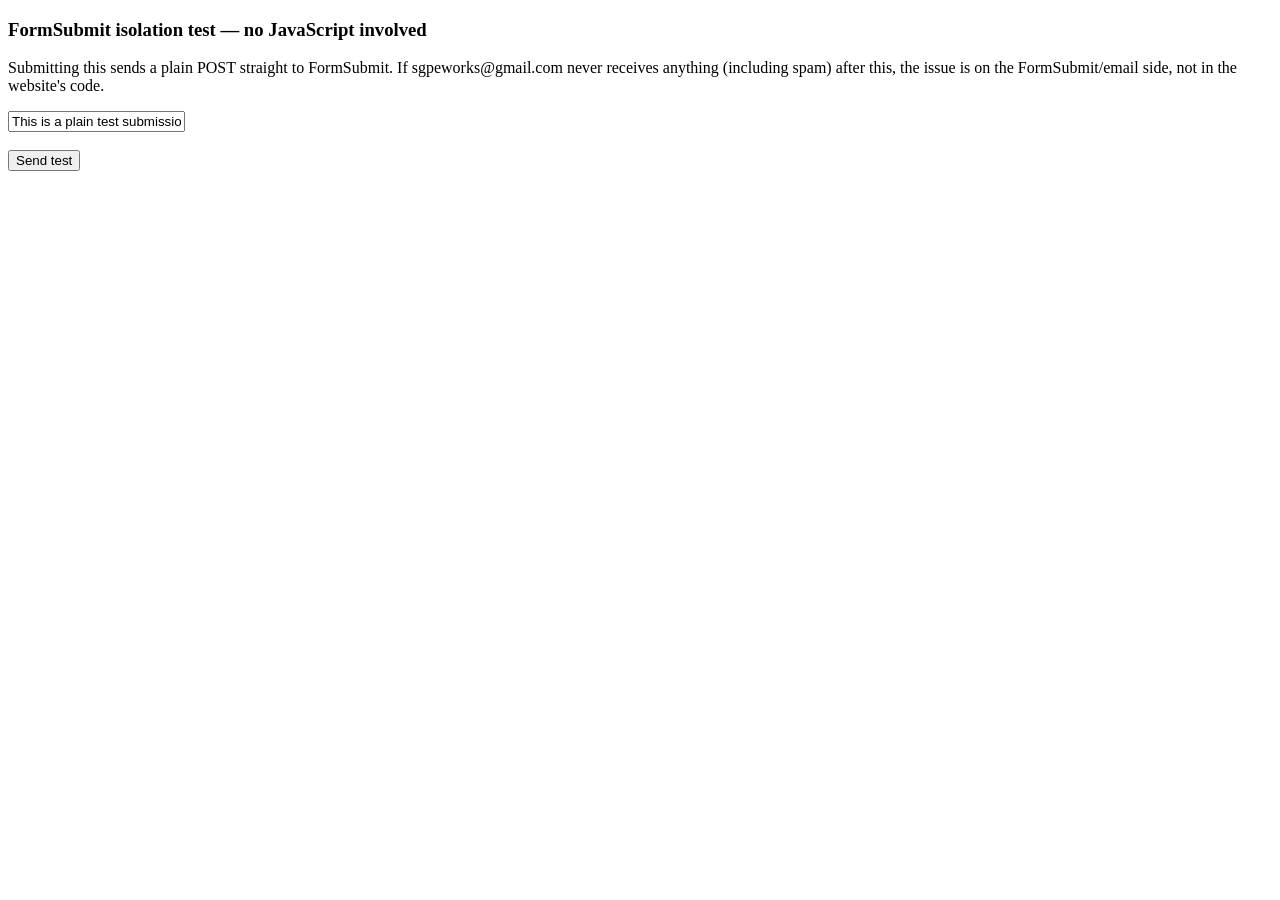
<file: formsubmit-test.html>
<!DOCTYPE html>
<html>
<head><meta charset="UTF-8"><title>FormSubmit test</title></head>
<body>
  <h3>FormSubmit isolation test — no JavaScript involved</h3>
  <p>Submitting this sends a plain POST straight to FormSubmit. If sgpeworks@gmail.com
     never receives anything (including spam) after this, the issue is on the
     FormSubmit/email side, not in the website's code.</p>
  <form action="https://formsubmit.co/sgpeworks@gmail.com" method="POST">
    <input type="hidden" name="_subject" value="FormSubmit isolation test">
    <input type="text" name="Test Field" value="This is a plain test submission" readonly><br><br>
    <button type="submit">Send test</button>
  </form>
</body>
</html>
</file>
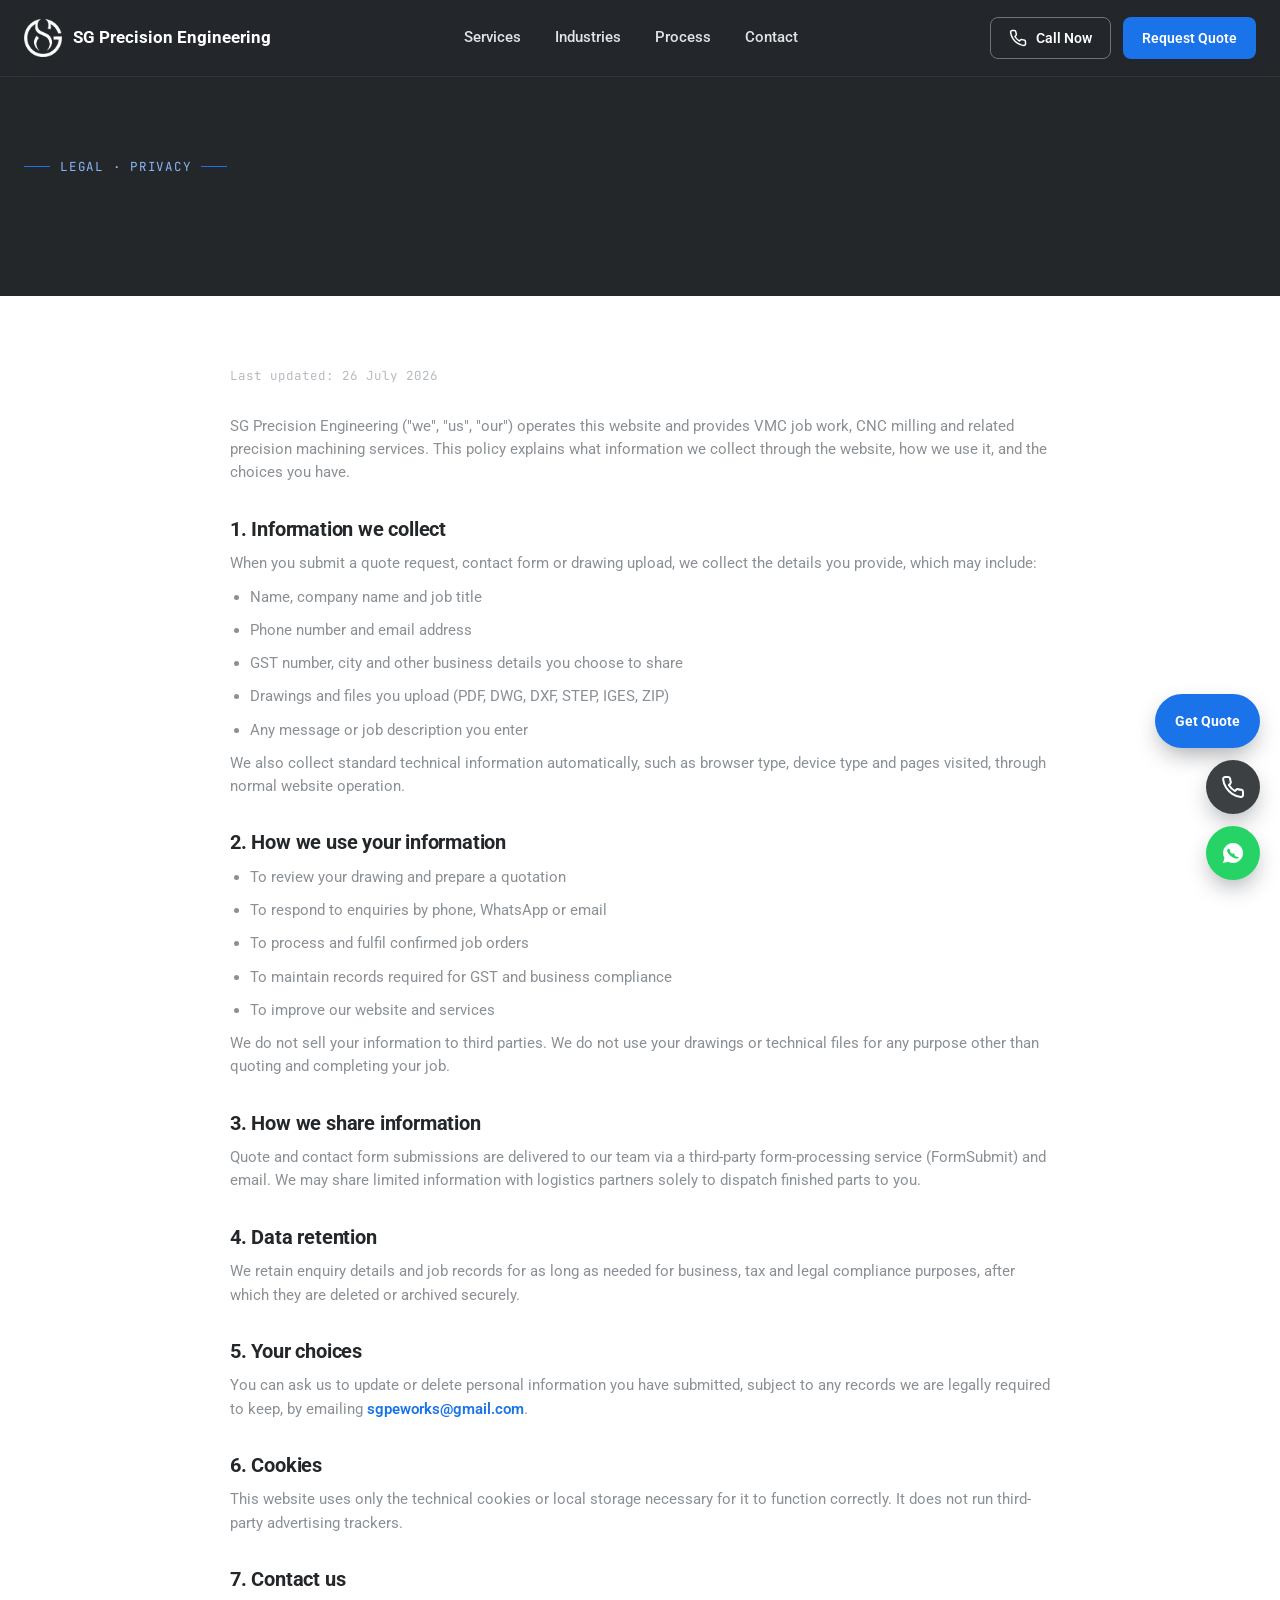
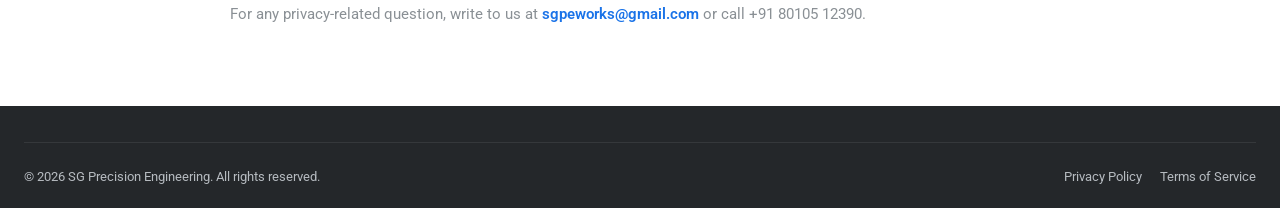
<file: privacy-policy.html>
<!DOCTYPE html>
<html lang="en">
<head>
<meta charset="UTF-8">
<meta name="viewport" content="width=device-width, initial-scale=1.0">
<title>Privacy Policy | SG Precision Engineering</title>
<meta name="description" content="Privacy Policy for SG Precision Engineering — how we collect, use and protect information submitted through our website.">
<meta name="robots" content="index, follow">
<link rel="icon" href="favicon.ico" sizes="any">
<link rel="icon" type="image/png" sizes="32x32" href="favicon-32.png">
<link rel="apple-touch-icon" href="apple-touch-icon.png">
<link rel="stylesheet" href="styles.css">
<link rel="preconnect" href="https://fonts.googleapis.com">
<link href="https://fonts.googleapis.com/css2?family=Roboto:wght@400;500;700&family=JetBrains+Mono:wght@400;500&display=swap" rel="stylesheet">
</head>
<body>
<svg style="display:none" aria-hidden="true">
<defs>
<symbol id="i-phone" viewBox="0 0 24 24" fill="none" stroke="currentColor" stroke-width="2" stroke-linecap="round" stroke-linejoin="round"><path d="M22 16.9v3a2 2 0 0 1-2.2 2 19.8 19.8 0 0 1-8.6-3.1 19.5 19.5 0 0 1-6-6 19.8 19.8 0 0 1-3.1-8.7A2 2 0 0 1 4.1 2h3a2 2 0 0 1 2 1.7c.1 1 .3 2 .6 2.9a2 2 0 0 1-.5 2.1L7.9 10a16 16 0 0 0 6 6l1.3-1.3a2 2 0 0 1 2.1-.5c.9.3 1.9.5 2.9.6a2 2 0 0 1 1.7 2.1z"/></symbol>
<symbol id="i-whatsapp" viewBox="0 0 24 24" fill="currentColor"><path d="M12.04 2c-5.5 0-9.96 4.46-9.96 9.96 0 1.76.46 3.48 1.34 5L2 22l5.2-1.36a9.9 9.9 0 0 0 4.84 1.24h.01c5.5 0 9.96-4.46 9.96-9.96S17.54 2 12.04 2zm5.87 14.13c-.25.7-1.45 1.34-2 1.42-.5.08-1.15.11-1.85-.12a17 17 0 0 1-1.7-.63 13.4 13.4 0 0 1-5.16-4.55c-.55-.75-.92-1.5-1.03-2.35-.08-.63.1-1.24.5-1.7l.42-.48c.14-.16.32-.19.5-.05l1.5 1.13c.17.13.24.31.16.5l-.35.9c-.1.24-.05.4.1.55l1.9 1.9c.15.15.32.18.55.08l.9-.35c.19-.08.37-.01.5.16l1.13 1.5c.14.18.11.36-.05.5l-.48.42z"/></symbol>
</defs>
</svg>
<header class="site-header">
  <div class="wrap">
    <a href="./" class="brand">
      <img class="brand-mark" src="images/logo.png" alt="SG Precision Engineering logo" width="38" height="38">
      <span class="brand-name">SG Precision Engineering</span>
    </a>
    <nav class="main-nav" id="main-nav">
      <a href="./#services">Services</a>
      <a href="./#industries">Industries</a>
      <a href="./#process">Process</a>
      <a href="./#contact">Contact</a>
    </nav>
    <div class="header-cta">
      <a href="tel:+918010512390" class="btn btn-outline btn-sm"><svg><use href="#i-phone"/></svg>Call Now</a>
      <a href="./#contact" class="btn btn-primary btn-sm"><span><span class="cta-long">Request </span>Quote</span></a>
      <button class="nav-toggle" id="nav-toggle" aria-label="Toggle menu" aria-expanded="false">
        <svg viewBox="0 0 24 24" fill="none" stroke="currentColor" stroke-width="2" stroke-linecap="round"><line x1="3" y1="6" x2="21" y2="6"/><line x1="3" y1="12" x2="21" y2="12"/><line x1="3" y1="18" x2="21" y2="18"/></svg>
      </button>
    </div>
  </div>
</header>

<section class="page-hero">
  <div class="wrap">
    <div class="callout on-dark">LEGAL · PRIVACY</div>
    <h1>Privacy Policy</h1>
  </div>
</section>

<section class="legal-body">
  <span class="updated mono">Last updated: 26 July 2026</span>

  <p>SG Precision Engineering ("we", "us", "our") operates this website and provides VMC job work, CNC milling and related precision machining services. This policy explains what information we collect through the website, how we use it, and the choices you have.</p>

  <h2>1. Information we collect</h2>
  <p>When you submit a quote request, contact form or drawing upload, we collect the details you provide, which may include:</p>
  <ul>
    <li>Name, company name and job title</li>
    <li>Phone number and email address</li>
    <li>GST number, city and other business details you choose to share</li>
    <li>Drawings and files you upload (PDF, DWG, DXF, STEP, IGES, ZIP)</li>
    <li>Any message or job description you enter</li>
  </ul>
  <p>We also collect standard technical information automatically, such as browser type, device type and pages visited, through normal website operation.</p>

  <h2>2. How we use your information</h2>
  <ul>
    <li>To review your drawing and prepare a quotation</li>
    <li>To respond to enquiries by phone, WhatsApp or email</li>
    <li>To process and fulfil confirmed job orders</li>
    <li>To maintain records required for GST and business compliance</li>
    <li>To improve our website and services</li>
  </ul>
  <p>We do not sell your information to third parties. We do not use your drawings or technical files for any purpose other than quoting and completing your job.</p>

  <h2>3. How we share information</h2>
  <p>Quote and contact form submissions are delivered to our team via a third-party form-processing service (FormSubmit) and email. We may share limited information with logistics partners solely to dispatch finished parts to you.</p>

  <h2>4. Data retention</h2>
  <p>We retain enquiry details and job records for as long as needed for business, tax and legal compliance purposes, after which they are deleted or archived securely.</p>

  <h2>5. Your choices</h2>
  <p>You can ask us to update or delete personal information you have submitted, subject to any records we are legally required to keep, by emailing <a href="mailto:sgpeworks@gmail.com" style="color:var(--copper-500);font-weight:600;">sgpeworks@gmail.com</a>.</p>

  <h2>6. Cookies</h2>
  <p>This website uses only the technical cookies or local storage necessary for it to function correctly. It does not run third-party advertising trackers.</p>

  <h2>7. Contact us</h2>
  <p>For any privacy-related question, write to us at <a href="mailto:sgpeworks@gmail.com" style="color:var(--copper-500);font-weight:600;">sgpeworks@gmail.com</a> or call +91 80105 12390.</p>
</section>

<footer class="site-footer">
  <div class="wrap">
    <div class="footer-bottom" style="border-top:1px solid rgba(255,255,255,.08);padding-top:24px;">
      <span>&copy; <span data-year></span> SG Precision Engineering. All rights reserved.</span>
      <div class="legal-links">
        <a href="privacy-policy.html">Privacy Policy</a>
        <a href="terms.html">Terms of Service</a>
      </div>
    </div>
  </div>
</footer>

<div class="fab-stack">
  <a href="./#quote" class="fab fab-quote"><span>Get Quote</span></a>
  <a href="tel:+918010512390" class="fab fab-call" aria-label="Call us"><svg><use href="#i-phone"/></svg></a>
  <a href="https://wa.me/918010512390" target="_blank" rel="noopener" class="fab fab-whatsapp" aria-label="WhatsApp us"><svg><use href="#i-whatsapp"/></svg></a>
</div>

<script src="script.js"></script>
</body>
</html>
</file>
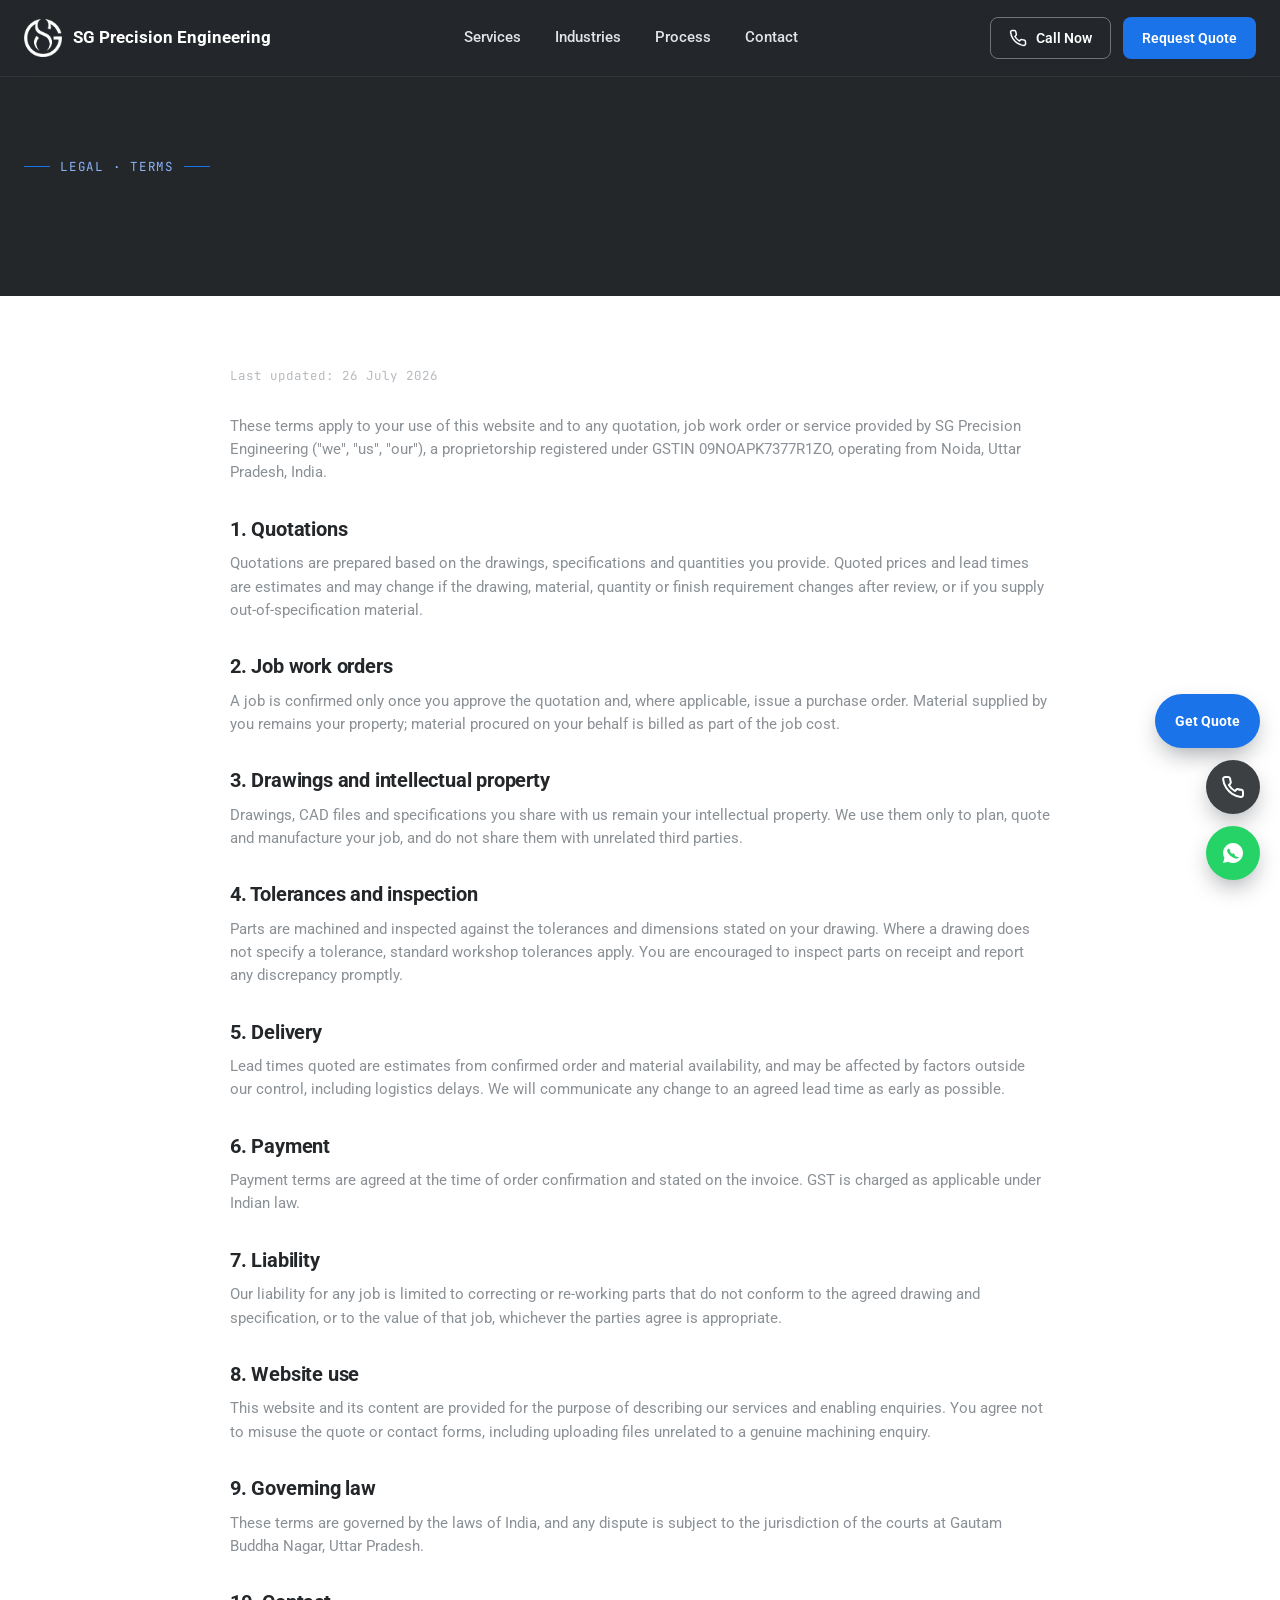
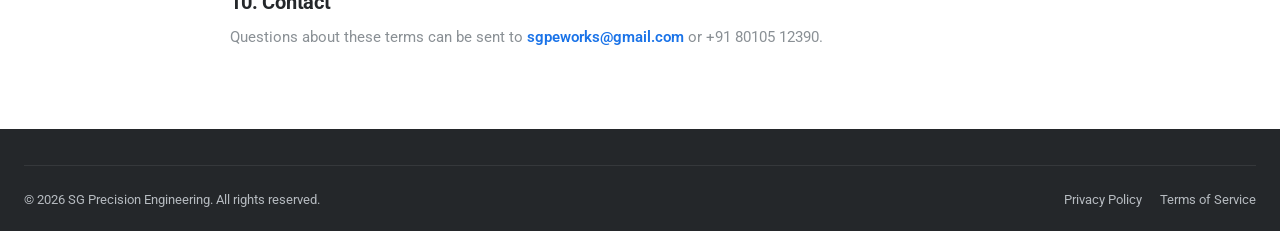
<file: terms.html>
<!DOCTYPE html>
<html lang="en">
<head>
<meta charset="UTF-8">
<meta name="viewport" content="width=device-width, initial-scale=1.0">
<title>Terms of Service | SG Precision Engineering</title>
<meta name="description" content="Terms of Service for SG Precision Engineering — the terms that apply to quotations, job work orders and use of this website.">
<meta name="robots" content="index, follow">
<link rel="icon" href="favicon.ico" sizes="any">
<link rel="icon" type="image/png" sizes="32x32" href="favicon-32.png">
<link rel="apple-touch-icon" href="apple-touch-icon.png">
<link rel="stylesheet" href="styles.css">
<link rel="preconnect" href="https://fonts.googleapis.com">
<link href="https://fonts.googleapis.com/css2?family=Roboto:wght@400;500;700&family=JetBrains+Mono:wght@400;500&display=swap" rel="stylesheet">
</head>
<body>
<svg style="display:none" aria-hidden="true">
<defs>
<symbol id="i-phone" viewBox="0 0 24 24" fill="none" stroke="currentColor" stroke-width="2" stroke-linecap="round" stroke-linejoin="round"><path d="M22 16.9v3a2 2 0 0 1-2.2 2 19.8 19.8 0 0 1-8.6-3.1 19.5 19.5 0 0 1-6-6 19.8 19.8 0 0 1-3.1-8.7A2 2 0 0 1 4.1 2h3a2 2 0 0 1 2 1.7c.1 1 .3 2 .6 2.9a2 2 0 0 1-.5 2.1L7.9 10a16 16 0 0 0 6 6l1.3-1.3a2 2 0 0 1 2.1-.5c.9.3 1.9.5 2.9.6a2 2 0 0 1 1.7 2.1z"/></symbol>
<symbol id="i-whatsapp" viewBox="0 0 24 24" fill="currentColor"><path d="M12.04 2c-5.5 0-9.96 4.46-9.96 9.96 0 1.76.46 3.48 1.34 5L2 22l5.2-1.36a9.9 9.9 0 0 0 4.84 1.24h.01c5.5 0 9.96-4.46 9.96-9.96S17.54 2 12.04 2zm5.87 14.13c-.25.7-1.45 1.34-2 1.42-.5.08-1.15.11-1.85-.12a17 17 0 0 1-1.7-.63 13.4 13.4 0 0 1-5.16-4.55c-.55-.75-.92-1.5-1.03-2.35-.08-.63.1-1.24.5-1.7l.42-.48c.14-.16.32-.19.5-.05l1.5 1.13c.17.13.24.31.16.5l-.35.9c-.1.24-.05.4.1.55l1.9 1.9c.15.15.32.18.55.08l.9-.35c.19-.08.37-.01.5.16l1.13 1.5c.14.18.11.36-.05.5l-.48.42z"/></symbol>
</defs>
</svg>
<header class="site-header">
  <div class="wrap">
    <a href="./" class="brand">
      <img class="brand-mark" src="images/logo.png" alt="SG Precision Engineering logo" width="38" height="38">
      <span class="brand-name">SG Precision Engineering</span>
    </a>
    <nav class="main-nav" id="main-nav">
      <a href="./#services">Services</a>
      <a href="./#industries">Industries</a>
      <a href="./#process">Process</a>
      <a href="./#contact">Contact</a>
    </nav>
    <div class="header-cta">
      <a href="tel:+918010512390" class="btn btn-outline btn-sm"><svg><use href="#i-phone"/></svg>Call Now</a>
      <a href="./#contact" class="btn btn-primary btn-sm"><span><span class="cta-long">Request </span>Quote</span></a>
      <button class="nav-toggle" id="nav-toggle" aria-label="Toggle menu" aria-expanded="false">
        <svg viewBox="0 0 24 24" fill="none" stroke="currentColor" stroke-width="2" stroke-linecap="round"><line x1="3" y1="6" x2="21" y2="6"/><line x1="3" y1="12" x2="21" y2="12"/><line x1="3" y1="18" x2="21" y2="18"/></svg>
      </button>
    </div>
  </div>
</header>

<section class="page-hero">
  <div class="wrap">
    <div class="callout on-dark">LEGAL · TERMS</div>
    <h1>Terms of Service</h1>
  </div>
</section>

<section class="legal-body">
  <span class="updated mono">Last updated: 26 July 2026</span>

  <p>These terms apply to your use of this website and to any quotation, job work order or service provided by SG Precision Engineering ("we", "us", "our"), a proprietorship registered under GSTIN 09NOAPK7377R1ZO, operating from Noida, Uttar Pradesh, India.</p>

  <h2>1. Quotations</h2>
  <p>Quotations are prepared based on the drawings, specifications and quantities you provide. Quoted prices and lead times are estimates and may change if the drawing, material, quantity or finish requirement changes after review, or if you supply out-of-specification material.</p>

  <h2>2. Job work orders</h2>
  <p>A job is confirmed only once you approve the quotation and, where applicable, issue a purchase order. Material supplied by you remains your property; material procured on your behalf is billed as part of the job cost.</p>

  <h2>3. Drawings and intellectual property</h2>
  <p>Drawings, CAD files and specifications you share with us remain your intellectual property. We use them only to plan, quote and manufacture your job, and do not share them with unrelated third parties.</p>

  <h2>4. Tolerances and inspection</h2>
  <p>Parts are machined and inspected against the tolerances and dimensions stated on your drawing. Where a drawing does not specify a tolerance, standard workshop tolerances apply. You are encouraged to inspect parts on receipt and report any discrepancy promptly.</p>

  <h2>5. Delivery</h2>
  <p>Lead times quoted are estimates from confirmed order and material availability, and may be affected by factors outside our control, including logistics delays. We will communicate any change to an agreed lead time as early as possible.</p>

  <h2>6. Payment</h2>
  <p>Payment terms are agreed at the time of order confirmation and stated on the invoice. GST is charged as applicable under Indian law.</p>

  <h2>7. Liability</h2>
  <p>Our liability for any job is limited to correcting or re-working parts that do not conform to the agreed drawing and specification, or to the value of that job, whichever the parties agree is appropriate.</p>

  <h2>8. Website use</h2>
  <p>This website and its content are provided for the purpose of describing our services and enabling enquiries. You agree not to misuse the quote or contact forms, including uploading files unrelated to a genuine machining enquiry.</p>

  <h2>9. Governing law</h2>
  <p>These terms are governed by the laws of India, and any dispute is subject to the jurisdiction of the courts at Gautam Buddha Nagar, Uttar Pradesh.</p>

  <h2>10. Contact</h2>
  <p>Questions about these terms can be sent to <a href="mailto:sgpeworks@gmail.com" style="color:var(--copper-500);font-weight:600;">sgpeworks@gmail.com</a> or +91 80105 12390.</p>
</section>

<footer class="site-footer">
  <div class="wrap">
    <div class="footer-bottom" style="border-top:1px solid rgba(255,255,255,.08);padding-top:24px;">
      <span>&copy; <span data-year></span> SG Precision Engineering. All rights reserved.</span>
      <div class="legal-links">
        <a href="privacy-policy.html">Privacy Policy</a>
        <a href="terms.html">Terms of Service</a>
      </div>
    </div>
  </div>
</footer>

<div class="fab-stack">
  <a href="./#quote" class="fab fab-quote"><span>Get Quote</span></a>
  <a href="tel:+918010512390" class="fab fab-call" aria-label="Call us"><svg><use href="#i-phone"/></svg></a>
  <a href="https://wa.me/918010512390" target="_blank" rel="noopener" class="fab fab-whatsapp" aria-label="WhatsApp us"><svg><use href="#i-whatsapp"/></svg></a>
</div>

<script src="script.js"></script>
</body>
</html>
</file>
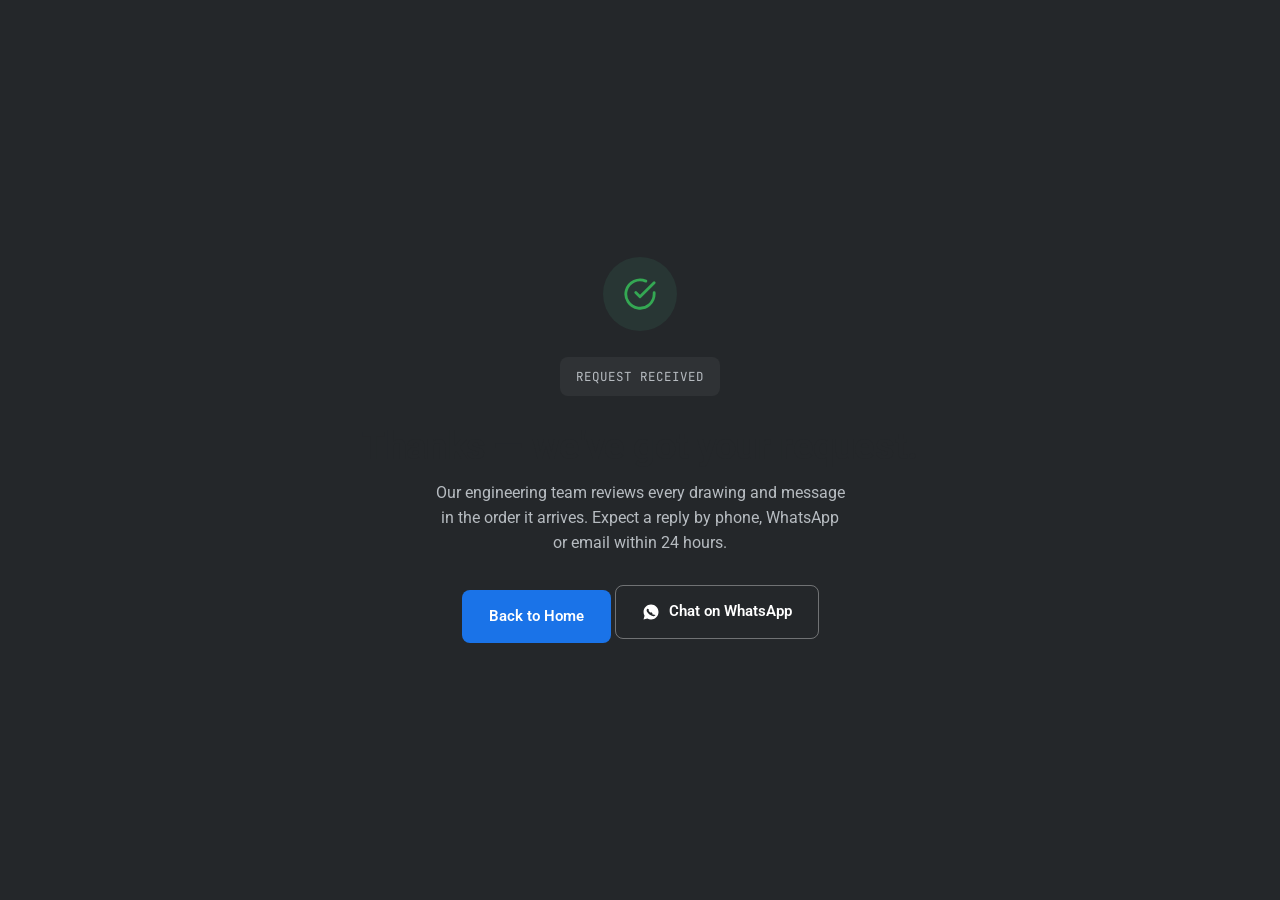
<file: thank-you.html>
<!DOCTYPE html>
<html lang="en">
<head>
<meta charset="UTF-8">
<meta name="viewport" content="width=device-width, initial-scale=1.0">
<title>Thank You | SG Precision Engineering</title>
<meta name="robots" content="noindex, follow">
<link rel="icon" href="favicon.ico" sizes="any">
<link rel="icon" type="image/png" sizes="32x32" href="favicon-32.png">
<link rel="apple-touch-icon" href="apple-touch-icon.png">
<link rel="stylesheet" href="styles.css">
<link rel="preconnect" href="https://fonts.googleapis.com">
<link href="https://fonts.googleapis.com/css2?family=Roboto:wght@400;500;700&family=JetBrains+Mono:wght@400;500&display=swap" rel="stylesheet">
</head>
<body>
<svg style="display:none" aria-hidden="true">
<defs>
<symbol id="i-check-circle" viewBox="0 0 24 24" fill="none" stroke="currentColor" stroke-width="2" stroke-linecap="round" stroke-linejoin="round"><path d="M22 11.1V12a10 10 0 1 1-5.9-9.1"/><polyline points="22 4 12 14.01 9 11.01"/></symbol>
<symbol id="i-whatsapp" viewBox="0 0 24 24" fill="currentColor"><path d="M12.04 2c-5.5 0-9.96 4.46-9.96 9.96 0 1.76.46 3.48 1.34 5L2 22l5.2-1.36a9.9 9.9 0 0 0 4.84 1.24h.01c5.5 0 9.96-4.46 9.96-9.96S17.54 2 12.04 2zm5.87 14.13c-.25.7-1.45 1.34-2 1.42-.5.08-1.15.11-1.85-.12a17 17 0 0 1-1.7-.63 13.4 13.4 0 0 1-5.16-4.55c-.55-.75-.92-1.5-1.03-2.35-.08-.63.1-1.24.5-1.7l.42-.48c.14-.16.32-.19.5-.05l1.5 1.13c.17.13.24.31.16.5l-.35.9c-.1.24-.05.4.1.55l1.9 1.9c.15.15.32.18.55.08l.9-.35c.19-.08.37-.01.5.16l1.13 1.5c.14.18.11.36-.05.5l-.48.42z"/></symbol>
</defs>
</svg>
<div class="thanks-page">
  <div>
    <div class="thanks-icon"><svg><use href="#i-check-circle"/></svg></div>
    <div class="thanks-ref mono">REQUEST RECEIVED</div>
    <h1>Thanks — we've got your request.</h1>
    <p>Our engineering team reviews every drawing and message in the order it arrives. Expect a reply by phone, WhatsApp or email within 24 hours.</p>
    <div class="hero-actions" style="justify-content:center;">
      <a href="./" class="btn btn-primary">Back to Home</a>
      <a href="https://wa.me/918010512390" target="_blank" rel="noopener" class="btn btn-outline"><svg style="width:18px;height:18px;"><use href="#i-whatsapp"/></svg>Chat on WhatsApp</a>
    </div>
  </div>
</div>
</body>
</html>
</file>
<file: styles.css>
/* =========================================================
   SG PRECISION ENGINEERING — DESIGN SYSTEM
   Palette: "Ethical AI" system — flat blue accent, off-black
   neutrals, no decorative gradients, 8px shape scale.
   (--navy-*, --copper-*, --steel-* names kept for a minimal
   diff; values now map to the new palette below.)
   Display/Body: Roboto · Utility: JetBrains Mono
   ========================================================= */

:root{
  --navy-950:#24272a;
  --navy-900:#3C4043;
  --navy-800:#494d50;
  --navy-700:#5b5f62;
  --steel-700:#6b7075;
  --steel-500:#8a9095;
  --steel-300:#b6bbc0;
  --steel-100:#e1e4e6;
  --fog-100:#F8F9FA;
  --fog-050:#fcfdfd;
  --white:#ffffff;
  --copper-500:#1A73E8;   /* accent on LIGHT surfaces */
  --copper-400:#8ab4f8;   /* accent on DARK surfaces — #4285f4 only reached
                             2.9:1 on --navy-900, failing both the 4.5:1 text
                             and 3:1 graphic thresholds. This clears 4.9:1. */
  --copper-600:#1557b0;   /* primary-button hover (was --copper-400) */
  --copper-100:#e8f0fe;
  --ok-green:#34A853;
  --warn-yellow:#FBBC05;
  --error-red:#EA4335;

  --font-display:'Roboto', sans-serif;
  --font-body:'Roboto', sans-serif;
  --font-mono:'JetBrains Mono', monospace;

  --radius-sm:8px;
  --radius-md:16px;
  --radius-lg:24px;
  --container:1280px;
  --shadow-soft:0 2px 8px rgba(60,64,67,0.08);
  --shadow-card:0 2px 8px rgba(60,64,67,0.08);
  --ease:cubic-bezier(0,0,.2,1);
}

*{box-sizing:border-box;}
html{scroll-behavior:smooth;}
@media (prefers-reduced-motion: reduce){
  html{scroll-behavior:auto;}
  *,*::before,*::after{animation-duration:.001ms !important;animation-iteration-count:1 !important;transition-duration:.001ms !important;scroll-behavior:auto !important;}
}
body{
  margin:0;
  font-family:var(--font-body);
  color:var(--navy-900);
  background:var(--white);
  line-height:1.55;
  -webkit-font-smoothing:antialiased;
}
img,svg{max-width:100%;display:block;}
a{color:inherit;text-decoration:none;}
ul{margin:0;padding:0;list-style:none;}
h1,h2,h3,h4{font-family:var(--font-display);margin:0;line-height:1.08;letter-spacing:-0.01em;color:var(--navy-950);}
/* Headings default to navy-950, which is also the dark-surface background —
   these headings were rendering invisible (1:1) on every dark block. */
.section-dark h1,.section-dark h2,.section-dark h3,.section-dark h4,
.contact-card h3,
.site-footer h1,.site-footer h2,.site-footer h3,.site-footer h4{color:var(--white);}
p{margin:0;}
button{font-family:inherit;cursor:pointer;}
input,select,textarea{font-family:inherit;font-size:15px;}

.wrap{max-width:var(--container);margin:0 auto;padding:0 24px;}
.mono{font-family:var(--font-mono);}

:focus-visible{outline:2.5px solid var(--copper-500);outline-offset:3px;border-radius:4px;}
/* copper-500 only reaches ~2.6:1 on the dark header/hero — below the 3:1
   minimum for a focus indicator. Swap to the dark-surface accent there. */
.site-header :focus-visible,
.hero :focus-visible,
.section-dark :focus-visible,
.contact-card :focus-visible,
.site-footer :focus-visible{outline-color:var(--copper-400);}

/* Fixed 76px header would otherwise cover the target heading on every
   in-page anchor jump. */
section[id]{scroll-margin-top:88px;}

/* ---------- Dimension-line callout — the recurring signature ----------
   Every major section is labelled like a callout on an engineering
   drawing: a tolerance-style code + a short dimension line. This
   encodes something real: on a shop drawing, every feature is called
   out with a code and a tolerance. Here it orients the reader. */
.callout{
  display:inline-flex;align-items:center;gap:10px;
  font-family:var(--font-mono);font-size:12.5px;letter-spacing:.06em;
  color:var(--copper-500);text-transform:uppercase;margin-bottom:18px;
}
.callout::before{content:"";width:26px;height:1px;background:var(--copper-500);}
.callout::after{content:"";width:26px;height:1px;background:var(--copper-500);}
.callout.on-dark{color:var(--copper-400);}

/* ---------- Buttons ---------- */
.btn{
  display:inline-flex;align-items:center;justify-content:center;gap:9px;
  padding:14px 26px;border-radius:var(--radius-sm);border:1.5px solid transparent;
  font-weight:600;font-size:15px;transition:transform .25s var(--ease),background .25s,border-color .25s,color .25s;
  white-space:nowrap;
}
.btn:active{transform:scale(.97);}
.btn-primary{background:var(--copper-500);color:var(--white);}
.btn-primary:hover{background:var(--copper-600);}
.btn-outline{background:transparent;color:var(--white);border-color:rgba(255,255,255,.35);}
.btn-outline:hover{border-color:var(--white);}
.btn-ghost-dark{background:transparent;color:var(--navy-900);border-color:var(--steel-100);}
.btn-ghost-dark:hover{border-color:var(--navy-900);}
.btn-sm{padding:10px 18px;font-size:13.5px;}
.btn svg{width:18px;height:18px;flex:none;}

/* ---------- Header ---------- */
.site-header{
  position:fixed;top:0;left:0;right:0;z-index:200;
  background:rgba(36,39,42,.86);backdrop-filter:blur(10px);
  border-bottom:1px solid rgba(255,255,255,.08);
  transition:background .3s;
}
.site-header .wrap{display:flex;align-items:center;justify-content:space-between;height:76px;}
.brand{display:flex;align-items:center;gap:11px;color:var(--white);}
.brand-mark{width:38px;height:38px;flex:none;object-fit:contain;filter:brightness(0) invert(1);}
.brand-name{font-family:var(--font-display);font-weight:700;font-size:17px;line-height:1.15;white-space:nowrap;}
.main-nav{display:flex;align-items:center;gap:34px;}
.main-nav a{color:var(--steel-100);font-size:14.5px;font-weight:500;transition:color .2s;position:relative;}
.main-nav a:hover{color:var(--white);}
.header-cta{display:flex;align-items:center;gap:12px;}
/* flex:none — without it the toggle was shrinking to a 16px sliver next to
   the CTA and falling under the 44px touch minimum. */
.nav-toggle{
  display:none;flex:none;width:44px;height:44px;padding:0;
  align-items:center;justify-content:center;
  background:none;border:0;color:var(--white);
}
.nav-toggle svg{width:26px;height:26px;flex:none;}

/* Single-line brand is ~258px wide, which leaves the full nav + both CTAs
   38px short at 961px. Tightening the gaps in this band rather than dropping
   the nav to a hamburger a breakpoint early. */
@media (max-width:1100px){
  .main-nav{gap:22px;}
  .header-cta{gap:8px;}
}

@media (max-width:960px){
  .main-nav{position:fixed;top:76px;left:0;right:0;bottom:0;background:var(--navy-950);flex-direction:column;justify-content:flex-start;padding:34px 24px;gap:8px;transform:translateX(100%);transition:transform .35s var(--ease);overflow-y:auto;}
  .main-nav.open{transform:translateX(0);}
  .main-nav a{width:100%;padding:14px 4px;border-bottom:1px solid rgba(255,255,255,.08);font-size:17px;}
  .header-cta .btn-outline{display:none;}
  .nav-toggle{display:inline-flex;}
}
/* The one-line brand is ~258px, so the header row has to shed width in stages
   on small screens: shorten the CTA, then shrink the brand, then drop the CTA
   (the hamburger, the hero CTA and the WhatsApp button all still cover it). */
@media (max-width:560px){
  .brand{gap:9px;}
  .brand-mark{width:32px;height:32px;}
  .brand-name{font-size:15px;}
  .header-cta .btn-sm{padding:10px 14px;font-size:13px;}
  .cta-long{display:none;}
}
@media (max-width:400px){
  .brand-name{font-size:14px;}
}
@media (max-width:380px){
  .header-cta .btn-primary{display:none;}
}

/* ---------- Hero (BEM: .hero, .hero__*) ---------- */
.hero{
  position:relative;overflow:hidden;display:flex;align-items:center;
  padding:124px 0 0;color:var(--white);background:var(--navy-950);
  min-height:88vh;
  min-height:88dvh;   /* dvh stops the iOS address bar from resizing the hero mid-scroll */
}
/* Graph-paper field, faded out toward the edges. Reads as drawing-sheet
   rather than decoration, and gives the flat navy some depth behind the copy. */
.hero__texture{
  position:absolute;inset:0;pointer-events:none;
  background-image:
    linear-gradient(rgba(255,255,255,.05) 1px, transparent 1px),
    linear-gradient(90deg, rgba(255,255,255,.05) 1px, transparent 1px);
  background-size:64px 64px;
  -webkit-mask-image:radial-gradient(ellipse 75% 70% at 22% 42%, #000 0%, transparent 78%);
          mask-image:radial-gradient(ellipse 75% 70% at 22% 42%, #000 0%, transparent 78%);
}

.hero__container{position:relative;z-index:3;width:100%;}
.hero__content{max-width:588px;padding-bottom:8px;}

.hero__eyebrow{
  display:flex;align-items:center;gap:16px;font-size:12.5px;font-weight:500;letter-spacing:.12em;
  color:var(--steel-100);text-transform:uppercase;margin-bottom:22px;
}
.hero__eyebrow b{color:var(--copper-400);font-weight:600;}
.hero__eyebrow-line{flex:none;width:44px;height:1px;background:var(--copper-400);}

.hero__title{font-size:clamp(34px,4.4vw,56px);font-weight:700;line-height:1.06;letter-spacing:-.015em;color:var(--white);}
.hero__title-accent{color:var(--copper-400);font-style:normal;}
.hero__lead{margin-top:22px;font-size:17px;line-height:1.62;color:var(--steel-100);max-width:50ch;}

.hero__actions{display:flex;flex-wrap:wrap;gap:14px;margin-top:34px;}
.hero__actions .btn svg{width:16px;height:16px;}

/* ---- Hero media: full-bleed layer, not a panel ----
   The photo occupies the right 72% and is blended into the flat navy by the
   scrim. Its left edge sits under the fully opaque part of the gradient, so
   there is no visible seam between photograph and field. */
.hero__media{
  position:absolute;top:0;bottom:0;right:0;left:28%;
  margin:0;z-index:0;overflow:hidden;
}
.hero__media img{
  width:100%;height:100%;object-fit:cover;
  /* Keeps the cutter and machined face in the clear right-hand zone rather
     than under the text scrim. */
  object-position:38% center;
}
.hero__scrim{
  position:absolute;inset:0;z-index:1;pointer-events:none;
  background:
    /* left field → text sits entirely on opaque navy */
    linear-gradient(90deg,
      var(--navy-950) 0%,
      var(--navy-950) 44%,
      rgba(36,39,42,.78) 56%,
      rgba(36,39,42,.28) 72%,
      rgba(36,39,42,0) 86%),
    /* bottom band → the plinth sits over bright machined metal, so this has to
       reach ~.95 alpha across its full height to clear 4.5:1, not just fade. */
    linear-gradient(0deg,
      rgba(36,39,42,.97) 0%,
      rgba(36,39,42,.95) 15%,
      rgba(36,39,42,.55) 27%,
      rgba(36,39,42,0) 46%);
}
.hero__texture{z-index:2;}

/* In flow and right-aligned, so it tracks the container gutter at any width
   instead of needing a hard offset above the plinth. */
.hero__media-cap{
  position:relative;
  margin:clamp(30px,4.5vw,54px) 0 0 auto;
  max-width:430px;text-align:right;
  padding:10px 40px 10px 0;
  font-size:13px;color:var(--steel-100);line-height:1.45;
  text-shadow:0 1px 10px rgba(12,14,16,.85);
}
/* The caption lands on the brightest machined metal in the frame, where plain
   white measured 2.7:1. This is a local patch of shade rather than a plate:
   the horizontal gradient fades out at BOTH ends and the mask feathers top and
   bottom, so it has no visible edge against the photograph. Sits on ::before
   so the mask never touches the glyphs. */
.hero__media-cap::before{
  content:"";position:absolute;inset:-16px -10px;z-index:-1;
  background:linear-gradient(90deg,
    rgba(18,20,22,0) 0%,
    rgba(18,20,22,.90) 42%,
    rgba(18,20,22,.90) 84%,
    rgba(18,20,22,0) 100%);
  -webkit-mask-image:linear-gradient(180deg, transparent 0%, #000 22%, #000 78%, transparent 100%);
          mask-image:linear-gradient(180deg, transparent 0%, #000 22%, #000 78%, transparent 100%);
}
.hero__media-cap b{
  display:block;margin-bottom:5px;
  font-family:var(--font-mono);font-size:10.5px;font-weight:500;
  letter-spacing:.14em;color:var(--copper-400);
}

/* ---- Stat plinth: spans both columns and closes the hero ---- */
.hero__stats{
  grid-column:1/-1;
  display:grid;grid-template-columns:repeat(4,1fr);
  gap:28px;margin-top:clamp(34px,4.2vw,54px);
  padding:24px 0 28px;
  border-top:1px solid rgba(255,255,255,.14);
}
.hero__stat{display:flex;flex-direction:column;gap:5px;padding-right:28px;border-right:1px solid rgba(255,255,255,.14);}
.hero__stat:last-child{border-right:0;padding-right:0;}
.hero__stat-value{font-family:var(--font-mono);font-size:clamp(17px,1.6vw,21px);font-weight:700;color:var(--white);line-height:1.2;letter-spacing:-.01em;}
.hero__stat-label{font-size:12px;color:var(--steel-300);letter-spacing:.02em;}

/* Short desktops (1280x720, 1366x768) — tighten only the vertical rhythm so
   the stat plinth stays in the first fold. Tall screens keep the full spacing. */
@media (min-width:961px) and (max-height:820px){
  .hero{padding-top:104px;}
  .hero__media-cap{margin-top:clamp(16px,2vw,26px);}
  .hero__stats{margin-top:clamp(24px,2.6vw,34px);padding:20px 0 24px;}
}

@media (max-width:960px){
  .hero{min-height:0;padding:104px 0 0;}
  .hero__content{max-width:640px;}
  /* Full-bleed on narrow screens; the scrim carries readability instead of
     the horizontal gradient, which has no room to work. */
  .hero__media{left:0;}
  .hero__media img{object-position:64% center;}
  .hero__scrim{
    background:
      linear-gradient(90deg, var(--navy-950) 0%, rgba(36,39,42,.9) 52%, rgba(36,39,42,.7) 100%),
      linear-gradient(0deg, rgba(36,39,42,.95) 0%, rgba(36,39,42,.6) 22%, rgba(36,39,42,.35) 46%);
  }
  .hero__media-cap{display:none;}
}
@media (max-width:640px){
  .hero__stats{grid-template-columns:1fr 1fr;gap:22px 20px;}
  .hero__stat{padding-right:18px;}
  .hero__stat:nth-child(2n){border-right:0;padding-right:0;}
  .hero__media-cap{padding:16px 18px;font-size:12.5px;}
}

/* ---------- Trust bar ---------- */
.trust-bar{background:var(--navy-900);padding:22px 0;border-top:1px solid rgba(255,255,255,.08);}
/* space-between left a ragged, stretched final row once items wrapped. */
.trust-list{display:flex;flex-wrap:wrap;justify-content:center;gap:16px clamp(24px,4vw,52px);}
.trust-list li{display:flex;align-items:center;gap:9px;color:var(--steel-100);font-size:13.5px;font-weight:500;}
.trust-list svg{width:18px;height:18px;color:var(--copper-400);flex:none;}

/* ---------- Section basics ---------- */
section{padding:clamp(56px,7.5vw,96px) 0;}
.section-alt{background:var(--fog-050);}
.section-dark{background:var(--navy-950);color:var(--white);}
.section-head{max-width:640px;margin-bottom:52px;}
.section-head h2{font-size:clamp(26px,3.4vw,38px);}
.section-head p{margin-top:14px;color:var(--steel-500);font-size:16px;}
.section-dark .section-head p{color:var(--steel-300);}
.section-head.center{margin-left:auto;margin-right:auto;text-align:center;}
.section-head.center .callout{justify-content:center;}

/* ---------- Services — zig-zag rows ---------- */
.svc-zigzag{display:flex;flex-direction:column;gap:clamp(2.5rem,5vw,4rem);counter-reset:svc;}
.svc-row{display:flex;align-items:center;gap:clamp(28px,4vw,56px);flex-wrap:wrap;}
.svc-row:nth-child(even){flex-direction:row-reverse;}
/* Was flex:1 1 320px / 4:3 — six half-width navy slabs down the page read as
   dead space. Capped and squared so the copy carries the row. */
.svc-visual{
  flex:0 1 300px;max-width:300px;aspect-ratio:1/1;
  border-radius:var(--radius-lg);background:var(--navy-950);
  display:flex;align-items:center;justify-content:center;position:relative;overflow:hidden;
}
.svc-visual::before{
  content:"";position:absolute;inset:0;
  background-image:
    linear-gradient(rgba(255,255,255,.05) 1px, transparent 1px),
    linear-gradient(90deg, rgba(255,255,255,.05) 1px, transparent 1px);
  background-size:32px 32px;
  -webkit-mask-image:radial-gradient(circle at 50% 50%, #000 0%, transparent 72%);
          mask-image:radial-gradient(circle at 50% 50%, #000 0%, transparent 72%);
}
.svc-visual svg{position:relative;width:34%;height:34%;color:var(--copper-400);}
.svc-content{flex:1 1 360px;}
/* Reinstates the drawing-sheet numbering the design system already implies. */
.svc-content h3::before{
  counter-increment:svc;content:counter(svc,decimal-leading-zero);
  display:block;margin-bottom:8px;
  font-family:var(--font-mono);font-size:11px;font-weight:500;
  letter-spacing:.14em;color:var(--copper-500);
}
.svc-content h3{font-size:22px;margin-bottom:10px;}
.svc-content p{color:var(--steel-500);font-size:15px;max-width:52ch;}
/* auto-fit stops the four columns cramping between 768px and ~1000px. */
.svc-meta{display:grid;grid-template-columns:repeat(auto-fit,minmax(132px,1fr));gap:18px 24px;margin:22px 0;padding:16px 0;border-top:1px solid var(--fog-100);border-bottom:1px solid var(--fog-100);}
.svc-meta div span{display:block;font-family:var(--font-mono);font-size:10px;color:var(--steel-300);text-transform:uppercase;letter-spacing:.05em;}
.svc-meta div b{font-family:var(--font-mono);font-size:13px;color:var(--navy-900);}
.svc-content .svc-link{display:inline-flex;align-items:center;gap:6px;font-size:14px;font-weight:600;color:var(--copper-500);}
.svc-content .svc-link svg{width:16px;height:16px;transition:transform .2s;}
.svc-content .svc-link:hover svg{transform:translateX(3px);}

@media (max-width:768px){
  .svc-row,.svc-row:nth-child(even){flex-direction:column;align-items:stretch;}
  .svc-visual{flex:none;max-width:none;aspect-ratio:16/7;}
  .svc-visual svg{width:auto;height:46%;}
  .svc-meta{gap:14px 18px;}
}

/* ---------- Industries — drawing-schedule list ----------
   Was ten identical centred cards: uniform emphasis, one word per box and a
   lot of dead air. Recast as an asymmetric head + numbered schedule, which
   is denser and matches the drawing-sheet numbering used in Services. */
.ind-layout{
  display:grid;grid-template-columns:minmax(0,.82fr) minmax(0,1.18fr);
  gap:clamp(36px,5.5vw,88px);align-items:start;
}
.ind-head{margin-bottom:0;}
.ind-note{
  margin-top:26px;padding-top:20px;
  border-top:1px solid rgba(255,255,255,.12);
  font-size:14px;line-height:1.6;color:var(--steel-300);max-width:38ch;
}
.ind-note a{
  display:inline-flex;align-items:center;gap:6px;margin-top:8px;
  font-weight:600;color:var(--copper-400);
}
.ind-note a svg{width:15px;height:15px;transition:transform .2s;}
.ind-note a:hover svg{transform:translateX(3px);}

.ind-list{
  display:grid;grid-auto-flow:column;grid-template-rows:repeat(5,auto);
  column-gap:clamp(24px,3.5vw,56px);
  margin:0;padding:0;list-style:none;
  counter-reset:none;
}
.ind-row{
  display:grid;grid-template-columns:auto 22px minmax(0,1fr);
  align-items:center;gap:14px;
  padding:16px 2px;
  border-top:1px solid rgba(255,255,255,.12);
}
.ind-row:last-child{border-bottom:1px solid rgba(255,255,255,.12);}
.ind-list > .ind-row:nth-child(5){border-bottom:1px solid rgba(255,255,255,.12);}
.ind-row__num{
  font-family:var(--font-mono);font-size:11px;font-weight:500;
  letter-spacing:.1em;color:var(--copper-400);
}
.ind-row svg{width:22px;height:22px;color:var(--steel-300);}
.ind-row__name{font-size:16px;font-weight:500;color:var(--white);letter-spacing:-.005em;}

@media (max-width:900px){
  .ind-layout{grid-template-columns:1fr;gap:34px;}
  .ind-list{grid-auto-flow:row;grid-template-rows:none;grid-template-columns:1fr 1fr;column-gap:clamp(20px,4vw,40px);}
  .ind-list > .ind-row:nth-child(5){border-bottom:0;}
  .ind-list > .ind-row:nth-last-child(-n+2){border-bottom:1px solid rgba(255,255,255,.12);}
}
@media (max-width:560px){
  .ind-list{grid-template-columns:1fr;}
  .ind-list > .ind-row:nth-last-child(-n+2){border-bottom:0;}
  .ind-row:last-child{border-bottom:1px solid rgba(255,255,255,.12);}
  .ind-row{padding:14px 2px;}
}

/* ---------- Capabilities ---------- */
.cap-cols{display:grid;grid-template-columns:1fr 1fr;gap:50px;}
.cap-block h3{font-size:15px;font-family:var(--font-mono);text-transform:uppercase;letter-spacing:.06em;color:var(--copper-500);margin-bottom:18px;}
.chip-list{display:flex;flex-wrap:wrap;gap:10px;}
.chip{
  padding:9px 16px;border-radius:999px;background:var(--white);border:1px solid var(--fog-100);
  font-size:13.5px;font-weight:500;color:var(--navy-800);box-shadow:0 2px 8px rgba(6,13,23,.05);
}
@media (max-width:800px){.cap-cols{grid-template-columns:1fr;gap:36px;}}

/* ---------- Why choose us ---------- */
.why-grid{display:grid;grid-template-columns:repeat(4,1fr);gap:20px;}
.why-card{padding:26px 22px;border-radius:var(--radius-md);background:var(--fog-050);border:1px solid var(--fog-100);}
.why-card svg{width:24px;height:24px;color:var(--copper-500);margin-bottom:14px;}
.why-card h4{font-size:15.5px;margin-bottom:6px;}
.why-card p{font-size:13.5px;color:var(--steel-500);}
@media (max-width:900px){.why-grid{grid-template-columns:1fr 1fr;}}
@media (max-width:560px){.why-grid{grid-template-columns:1fr;}}

/* ---------- Process rail ("drawing to dispatch") ----------
   Replaces the placeholder photo gallery. Six steps on a single hairline
   rule, each hung off a node — the same drawing-sheet numbering used by
   Services and Industries. */
.flow{
  display:grid;grid-template-columns:repeat(6,1fr);
  gap:0;
  margin:0;padding:0;list-style:none;
}
/* gap:0 + inner padding-right, so the borders butt together into one
   continuous rail instead of six detached segments. */
.flow-step{
  position:relative;display:flex;flex-direction:column;
  padding:30px clamp(18px,2.2vw,30px) 0 0;
  border-top:1px solid var(--steel-300);
}
.flow-step::before{
  content:"";position:absolute;top:-5px;left:0;
  width:9px;height:9px;border-radius:50%;
  background:var(--copper-500);
  box-shadow:0 0 0 4px var(--fog-050);
}
.flow-step__num{
  display:block;margin-bottom:9px;
  font-family:var(--font-mono);font-size:11px;font-weight:500;
  letter-spacing:.14em;color:var(--copper-500);
}
.flow-step h3{font-size:16px;margin-bottom:8px;letter-spacing:-.005em;}
.flow-step p{font-size:13.5px;line-height:1.6;color:var(--steel-500);margin-bottom:12px;}
/* margin-top:auto pushes the chips onto a common baseline across the row
   instead of hanging at whatever height each paragraph ends. */
.flow-step__meta{
  align-self:flex-start;margin-top:auto;padding:4px 10px;
  border:1px solid var(--fog-100);border-radius:999px;background:var(--white);
  font-family:var(--font-mono);font-size:11px;color:var(--navy-800);
  letter-spacing:.04em;
}

@media (max-width:1024px){
  .flow{grid-template-columns:repeat(3,1fr);row-gap:38px;}
}
@media (max-width:680px){
  .flow{grid-template-columns:1fr 1fr;row-gap:32px;}
}
@media (max-width:460px){
  /* Single column reads as a vertical rail rather than a bar. */
  .flow{grid-template-columns:1fr;row-gap:0;}
  .flow-step{border-top:0;border-left:1px solid var(--steel-300);padding:0 0 30px 22px;}
  .flow-step:last-child{padding-bottom:0;border-left-color:transparent;}
  .flow-step::before{top:4px;left:-5px;}
}

/* ---------- Forms ---------- */
.form-shell{background:var(--white);border:1px solid var(--fog-100);border-radius:var(--radius-lg);padding:36px;box-shadow:var(--shadow-card);}
.form-grid{display:grid;grid-template-columns:1fr 1fr;gap:18px;}
.field{display:flex;flex-direction:column;gap:7px;margin-bottom:18px;}
.field.full{grid-column:1/-1;}
.field label{font-size:12.5px;font-weight:600;color:var(--navy-800);letter-spacing:.02em;}
.field label .req{color:var(--copper-500);}
.field input,.field select,.field textarea{
  border:1.5px solid var(--fog-100);border-radius:var(--radius-sm);padding:12px 14px;
  background:var(--fog-050);transition:border-color .2s,background .2s;color:var(--navy-950);
}
.field input:focus,.field select:focus,.field textarea:focus{border-color:var(--copper-500);background:var(--white);outline:none;}
.field textarea{resize:vertical;min-height:96px;}
.upload-drop{
  border:1.5px dashed var(--steel-300);border-radius:var(--radius-sm);padding:22px;text-align:center;
  background:var(--fog-050);cursor:pointer;transition:border-color .2s,background .2s;
}
.upload-drop:hover,.upload-drop.drag{border-color:var(--copper-500);background:var(--copper-100);}
.upload-drop svg{width:26px;height:26px;color:var(--copper-500);margin:0 auto 8px;}
.upload-drop small{display:block;color:var(--steel-500);margin-top:4px;font-size:12px;}
.upload-filename{margin-top:10px;font-family:var(--font-mono);font-size:12.5px;color:var(--navy-800);}
.form-note{font-size:12.5px;color:var(--steel-500);margin-top:14px;}
.form-msg{display:none;margin-top:16px;padding:12px 14px;border-radius:var(--radius-sm);font-size:13.5px;}
.form-msg.show{display:block;}
.form-msg.error{background:#fdecec;color:#a1322a;}

@media (max-width:640px){.form-grid{grid-template-columns:1fr;}.form-shell{padding:24px;}}

/* ---------- Contact section ---------- */
.contact-grid{display:grid;grid-template-columns:.9fr 1.1fr;gap:44px;align-items:stretch;}
.contact-grid .contact-card,.contact-grid .form-shell{display:flex;flex-direction:column;height:100%;}
.contact-card{background:var(--navy-950);color:var(--white);border-radius:var(--radius-lg);padding:34px;}
.contact-card h3{font-size:20px;margin-bottom:22px;}
.contact-row{display:flex;gap:14px;padding:16px 0;border-top:1px solid rgba(255,255,255,.08);}
.contact-row:first-of-type{border-top:none;}
.contact-row svg{width:20px;height:20px;color:var(--copper-400);flex:none;margin-top:2px;}
.contact-row b{display:block;font-size:14px;margin-bottom:3px;}
.contact-row span,.contact-row a{font-size:13.5px;color:var(--steel-100);}
.map-embed{border-radius:var(--radius-md);overflow:hidden;margin-top:22px;border:1px solid rgba(255,255,255,.1);flex:1;min-height:180px;}
.map-embed iframe{width:100%;height:100%;min-height:180px;border:0;display:block;filter:grayscale(.3) contrast(1.05);}
.contact-grid .form-shell form{display:flex;flex-direction:column;flex:1;}
.contact-grid .form-shell .form-note{margin-top:auto;padding-top:14px;}
@media (max-width:900px){.contact-grid{grid-template-columns:1fr;}.contact-grid .contact-card,.contact-grid .form-shell{height:auto;}}

/* ---------- Footer (minimal) ---------- */
.site-footer{background:var(--navy-950);color:var(--steel-300);padding:36px 0 22px;}
.footer-min{display:flex;align-items:center;justify-content:space-between;flex-wrap:wrap;gap:20px;padding-bottom:24px;border-bottom:1px solid rgba(255,255,255,.08);}
.footer-min-links{display:flex;gap:24px;flex-wrap:wrap;}
.footer-min-links a{font-size:14px;color:var(--steel-300);transition:color .2s;}
.footer-min-links a:hover{color:var(--white);}
.footer-min-contact{display:flex;gap:20px;flex-wrap:wrap;}
.footer-min-contact a{font-size:13.5px;color:var(--steel-100);transition:color .2s;}
.footer-min-contact a:hover{color:var(--white);}
.footer-bottom{display:flex;justify-content:space-between;align-items:center;padding-top:20px;flex-wrap:wrap;gap:10px;font-size:12.5px;}
.footer-bottom .legal-links{display:flex;gap:18px;}
@media (max-width:640px){.footer-min{justify-content:flex-start;}}

/* ---------- Floating action buttons ---------- */
.fab-stack{position:fixed;right:20px;bottom:20px;z-index:300;display:flex;flex-direction:column;gap:12px;align-items:flex-end;}
.fab{
  width:54px;height:54px;border-radius:50%;display:flex;align-items:center;justify-content:center;
  box-shadow:0 10px 24px -6px rgba(6,13,23,.4);transition:transform .25s var(--ease);color:var(--white);
}
.fab:hover{transform:scale(1.08);}
.fab svg{width:24px;height:24px;}
.fab-whatsapp{background:#25D366;}
.fab-call{background:var(--navy-900);}
.fab-quote{background:var(--copper-500);width:auto;border-radius:999px;padding:0 20px;gap:9px;font-size:13.5px;font-weight:700;font-family:var(--font-body);}
.fab-quote svg{width:18px;height:18px;}
@media (max-width:640px){.fab-stack{right:14px;bottom:14px;}.fab{width:48px;height:48px;}.fab svg{width:21px;height:21px;}.fab-quote span{display:none;}.fab-quote{width:48px;padding:0;}}

/* ---------- Reveal on scroll ---------- */
/* Scoped to .js so a scripting failure cannot leave the whole page blank. */
.js .reveal{opacity:0;transform:translateY(18px);transition:opacity .7s var(--ease),transform .7s var(--ease);}
.js .reveal.in{opacity:1;transform:translateY(0);}
@media print{.js .reveal{opacity:1;transform:none;}}

/* ---------- Utility page hero (small) ---------- */
.page-hero{padding:150px 0 60px;background:var(--navy-950);color:var(--white);}
.page-hero .callout{margin-bottom:14px;}
.page-hero h1{font-size:clamp(28px,4vw,42px);}
.legal-body{padding:70px 0;max-width:820px;margin:0 auto;}
.legal-body h2{font-size:20px;margin:34px 0 12px;}
.legal-body p,.legal-body li{color:var(--steel-500);font-size:15px;margin-bottom:10px;}
.legal-body li{margin-left:20px;list-style:disc;}
.legal-body .updated{font-family:var(--font-mono);font-size:12.5px;color:var(--steel-300);margin-bottom:30px;display:block;}

/* ---------- 404 ---------- */
.error-page{min-height:100vh;display:flex;align-items:center;justify-content:center;background:var(--navy-950);color:var(--white);text-align:center;padding:24px;}
.error-page .code{font-family:var(--font-mono);font-size:15px;color:var(--copper-400);letter-spacing:.1em;}
.error-page h1{font-size:clamp(40px,8vw,88px);margin:14px 0;}
.error-page p{color:var(--steel-300);max-width:44ch;margin:0 auto 30px;}

/* ---------- Thank you ---------- */
.thanks-page{min-height:100vh;display:flex;align-items:center;justify-content:center;background:var(--navy-950);color:var(--white);text-align:center;padding:24px;}
.thanks-icon{width:74px;height:74px;border-radius:50%;background:rgba(62,143,107,.15);display:flex;align-items:center;justify-content:center;margin:0 auto 26px;}
.thanks-icon svg{width:34px;height:34px;color:var(--ok-green);}
.thanks-page h1{font-size:clamp(28px,4vw,38px);margin-bottom:14px;}
.thanks-page p{color:var(--steel-300);max-width:46ch;margin:0 auto 30px;}
.thanks-ref{font-family:var(--font-mono);font-size:12.5px;color:var(--steel-300);background:rgba(255,255,255,.05);padding:10px 16px;border-radius:8px;display:inline-block;margin-bottom:30px;}

/* ---------- Skip link ---------- */
.skip-link{position:absolute;left:-999px;top:0;background:var(--copper-500);color:var(--white);padding:12px 18px;z-index:1000;border-radius:0 0 8px 0;}
.skip-link:focus{left:0;}
</file>
